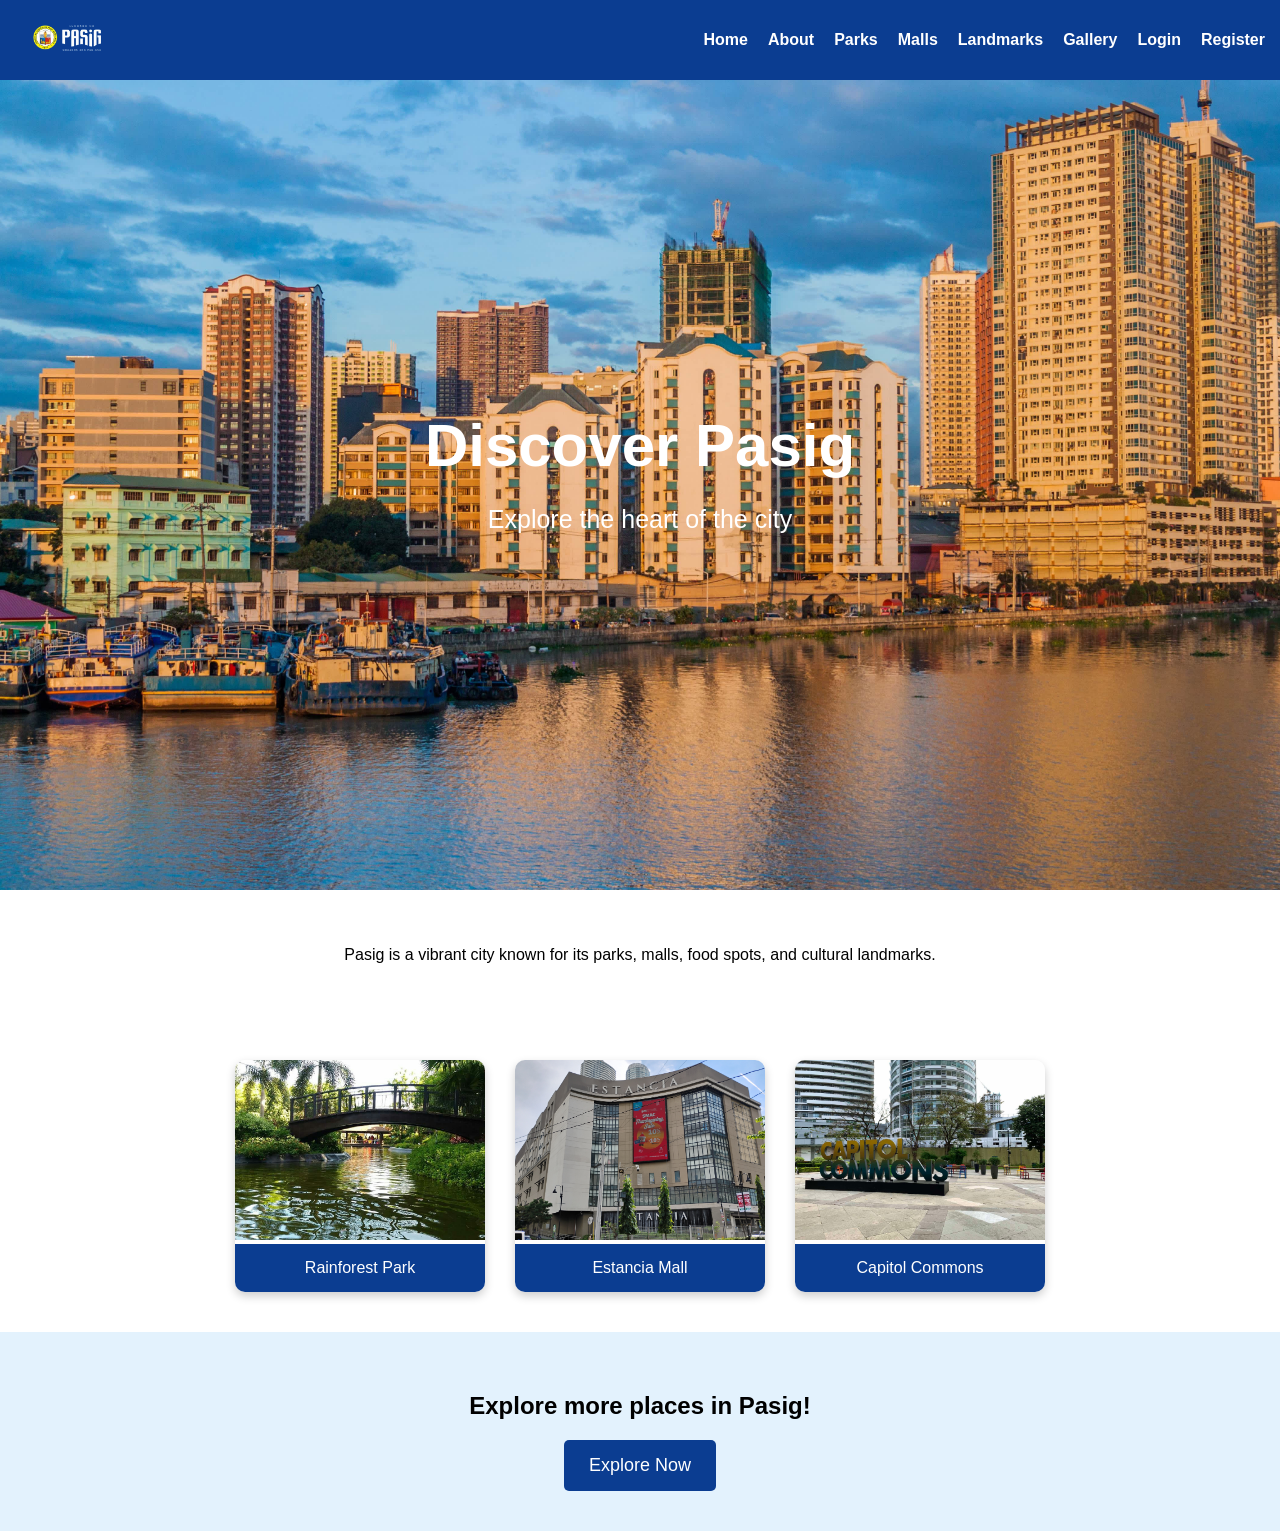
<file: index.html>
<!DOCTYPE html>
<html lang="en">
<head>
<meta charset="UTF-8">
<meta name="viewport" content="width=device-width, initial-scale=1.0">
<title>Discover Pasig</title>

<link rel="stylesheet" href="style.css">

</head>
<body>

<!-- NAVIGATION BAR -->
<div class="navbar">
    <div><b><img src="Pasig.png"></b></div>
    <ul>
        <li><a href="index.html">Home</a></li>
        <li><a href="about.html">About</a></li>
        <li><a href="parks.html">Parks</a></li>
        <li><a href="malls.html">Malls</a></li>
        <li><a href="landmarks.html">Landmarks</a></li>
        <li><a href="gallery.html">Gallery</a></li>
        <li><a href="login.html">Login</a></li>
        <li><a href="register.html">Register</a></li>
    </ul>
</div>

<!-- HERO SECTION -->
<div class="hero" style="background:url('pasiggg.jpg') center/cover no-repeat;">
    <div>
        <h1>Discover Pasig</h1>
        <p>Explore the heart of the city</p>
    </div>
</div>

<!-- INTRO -->
<div class="intro">
    <p>
        Pasig is a vibrant city known for its parks, malls, food spots, and cultural landmarks.
    </p>
</div>

<!-- FEATURED PLACES -->
<div class="grid">

    <div class="card">
        <img src="Rainforest.jpg">
        <a href="parks.html">Rainforest Park</a>
    </div>

    <div class="card">
        <img src="Estancia.jpg">
        <a href="malls.html">Estancia Mall</a>
    </div>

    <div class="card">
        <img src="gallery images/capitalCommons.jpg">
        <a href="landmarks.html">Capitol Commons</a>
    </div>

</div>

<!-- CALL TO ACTION -->
<div class="cta">
    <h2>Explore more places in Pasig!</h2>
    <button onclick="location.href='gallery.html'">Explore Now</button>
</div>


</body>
</html>
</file>
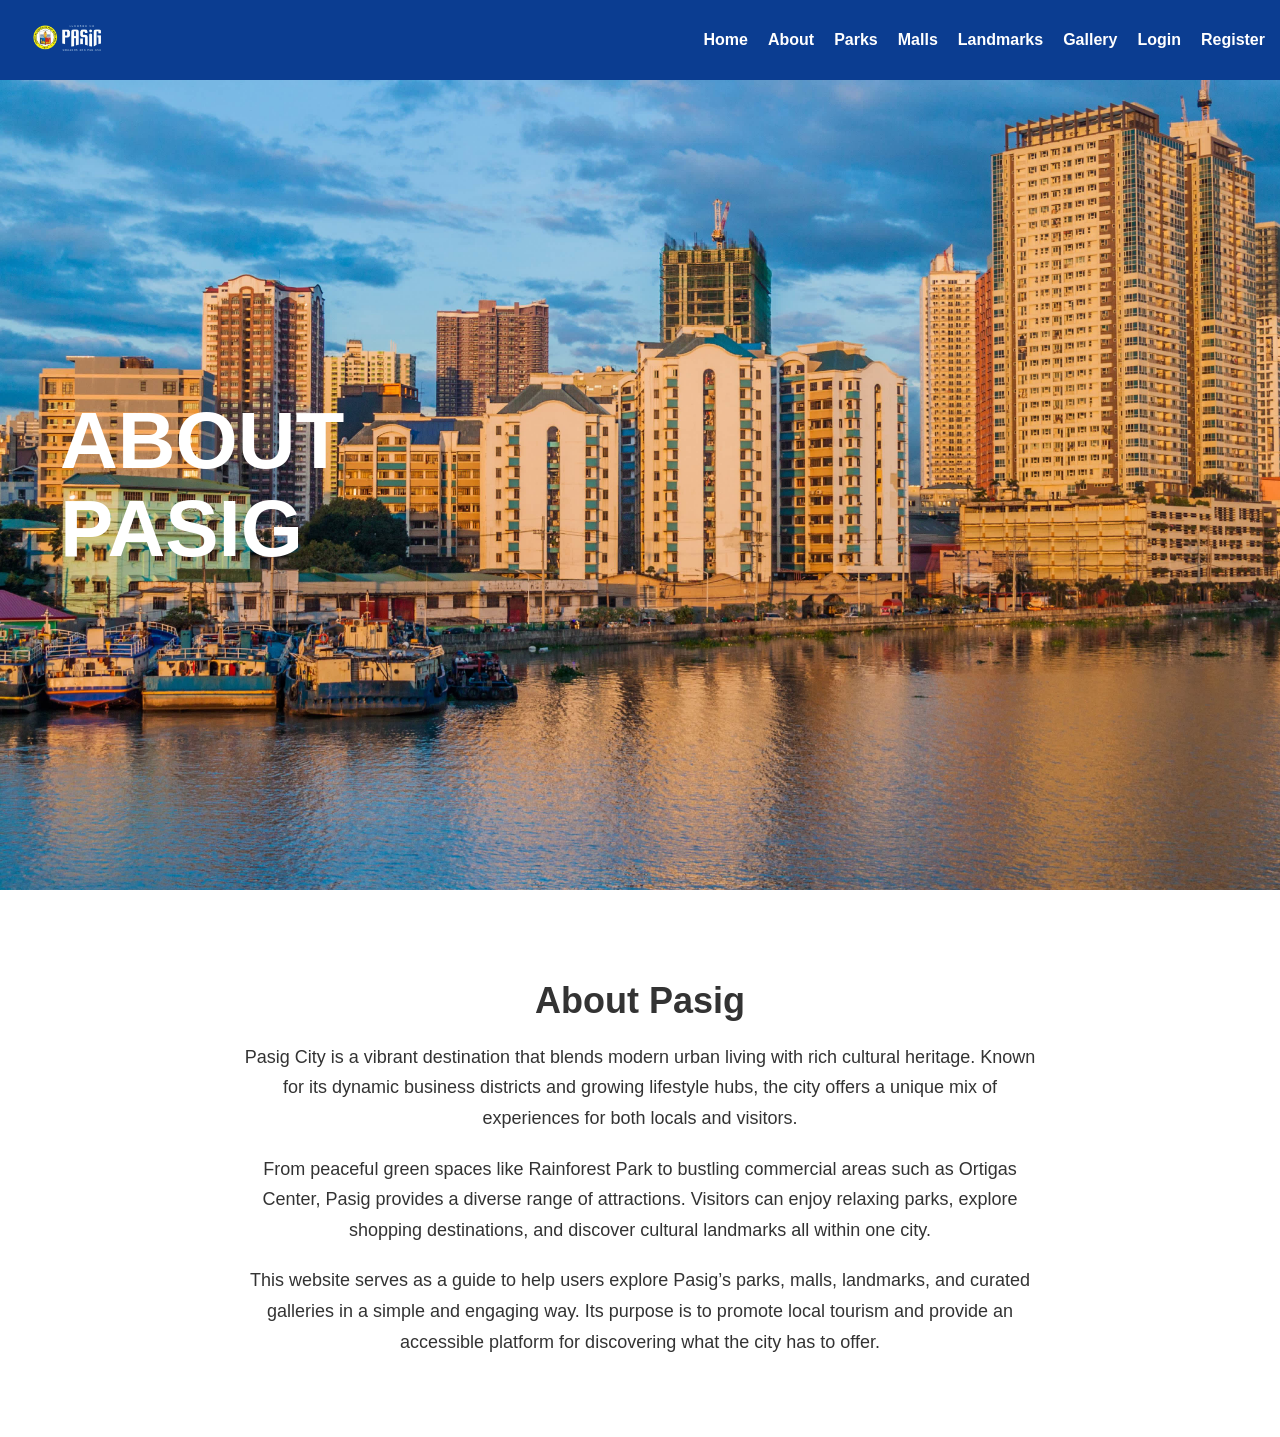
<file: about.html>
<!DOCTYPE html>
<html lang="en">
<head>
<meta charset="UTF-8">
<meta name="viewport" content="width=device-width, initial-scale=1.0">
<title>About Pasig</title>

<link rel="stylesheet" href="style.css">
<link rel="stylesheet" href="about.css">

</head>
<body>

<!-- NAVBAR (same as homepage) -->
<div class="navbar">
    <div><b><img src="Pasig.png"></b></div>
    <ul>
        <li><a href="index.html">Home</a></li>
        <li><a href="about.html">About</a></li>
        <li><a href="parks.html">Parks</a></li>
        <li><a href="malls.html">Malls</a></li>
        <li><a href="landmarks.html">Landmarks</a></li>
        <li><a href="gallery.html">Gallery</a></li>
        <li><a href="login.html">Login</a></li>
        <li><a href="register.html">Register</a></li>
    </ul>
</div>

<!-- HERO SECTION -->
<section class="about-hero">
    <div class="about-overlay"></div>
    <div class="about-text">
        <h1>ABOUT<br>PASIG</h1>
    </div>
</section>

<!-- DESCRIPTION -->
<section class="about-content">
    <h2>About Pasig</h2>
    <p>
        Pasig City is a vibrant destination that blends modern urban living with rich cultural heritage. Known for its dynamic business districts and growing lifestyle hubs, the city offers a unique mix of experiences for both locals and visitors.
    </p>

    <p>
        From peaceful green spaces like Rainforest Park to bustling commercial areas such as Ortigas Center, Pasig provides a diverse range of attractions. Visitors can enjoy relaxing parks, explore shopping destinations, and discover cultural landmarks all within one city.
    </p>

    <p>
        This website serves as a guide to help users explore Pasig’s parks, malls, landmarks, and curated galleries in a simple and engaging way. Its purpose is to promote local tourism and provide an accessible platform for discovering what the city has to offer.
    </p>
</section>

</body>
</html>
</file>
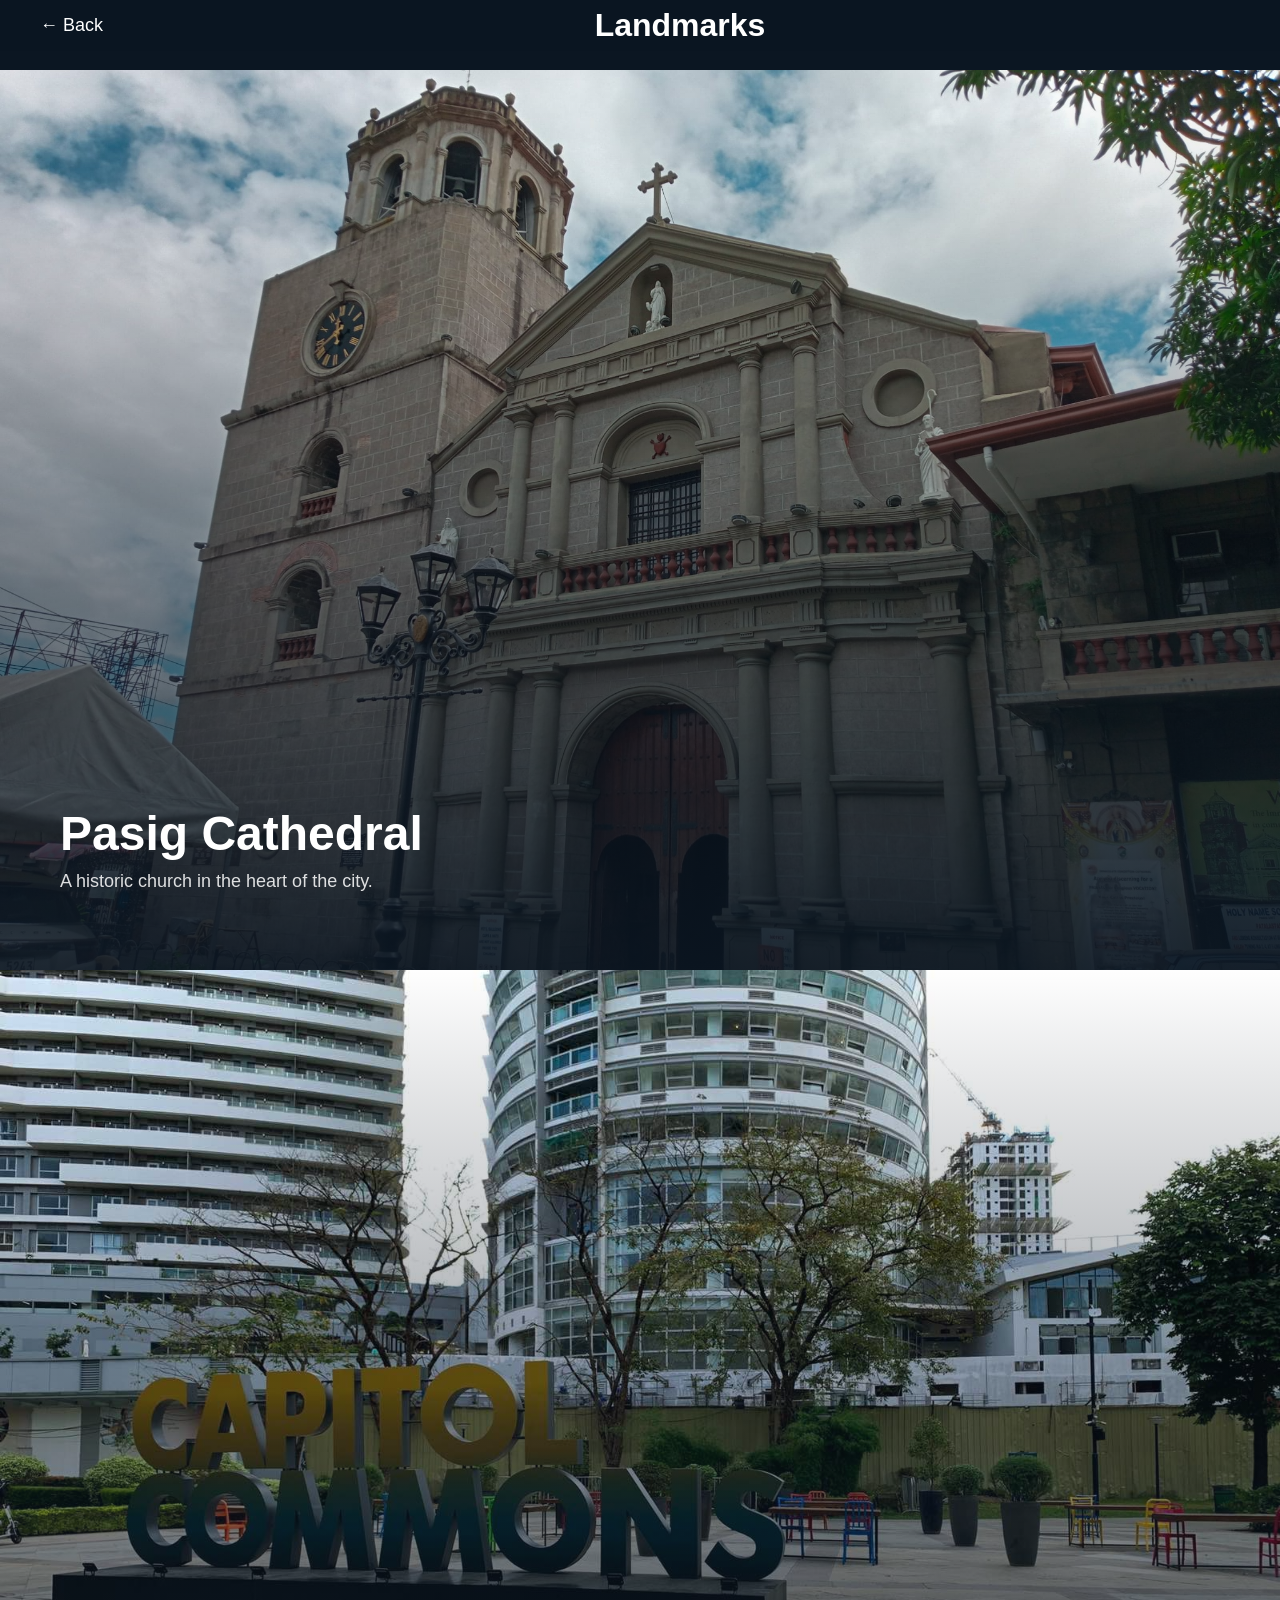
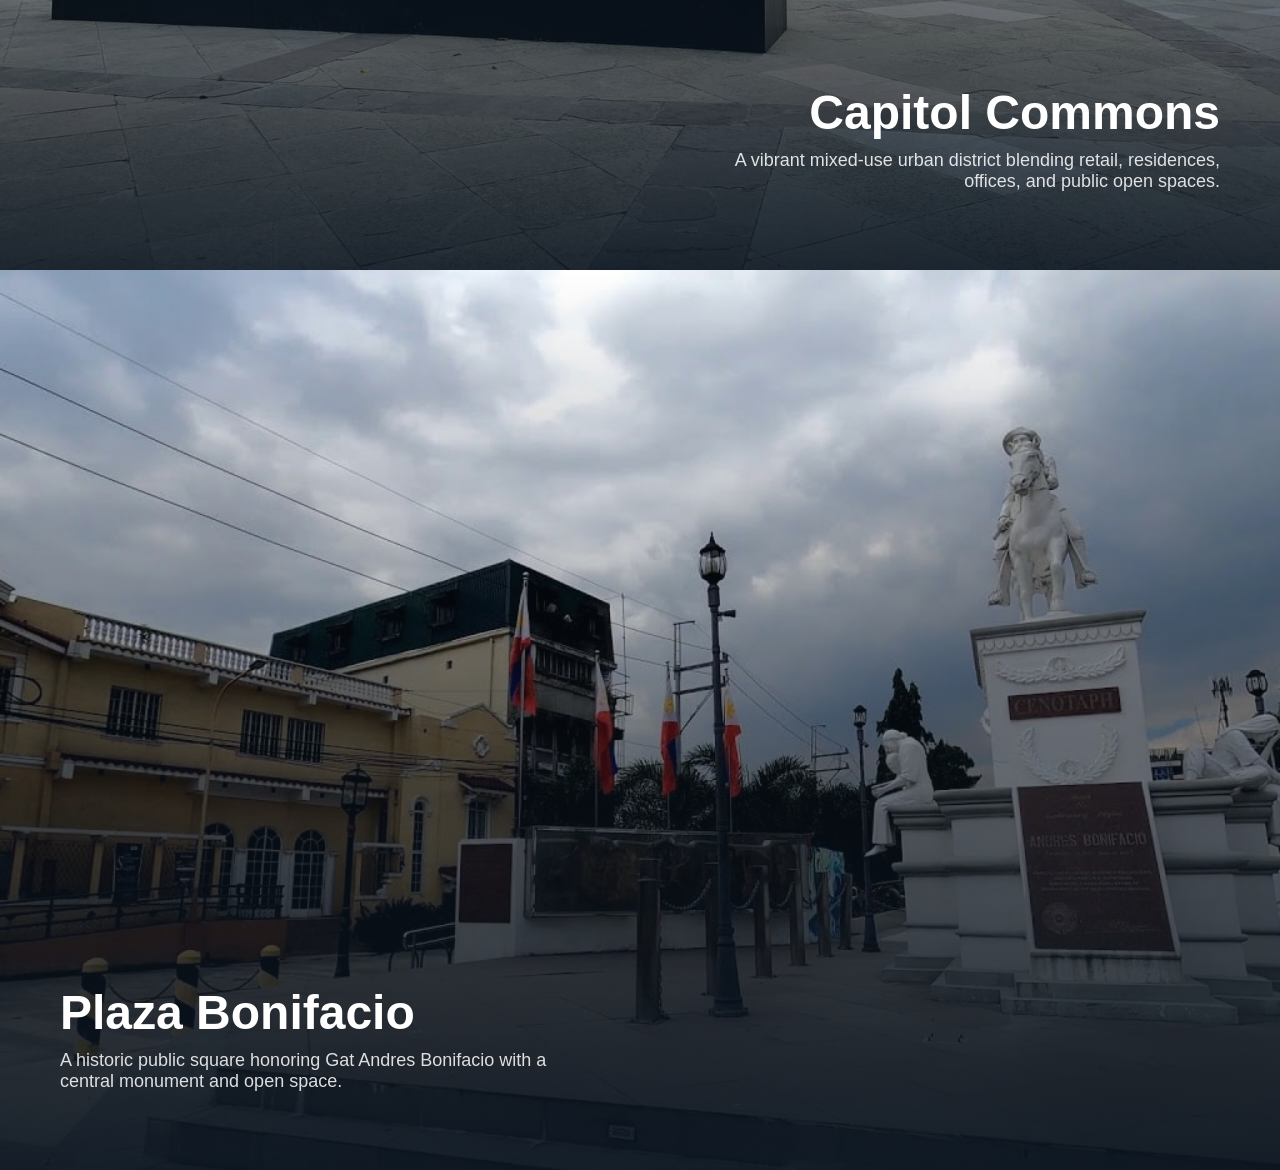
<file: gallery-landmarks.html>
<!DOCTYPE html>
<html lang="en">
<head>
<meta charset="UTF-8">
<meta name="viewport" content="width=device-width, initial-scale=1.0">
<title>Landmarks Gallery</title>
<link rel="stylesheet" href="gallery.css">
</head>

<body>

<!-- HEADER -->
<div class="pig-header">
    <a href="gallery.html" class="pig-back">← Back</a>
    <h1>Landmarks</h1>
</div>

<section class="pasig-immersive-gallery">

    <div class="pig-card">
        <img src="gallery images/pasigCathedral.jpg">
        <div class="pig-overlay"></div>
        <div class="pig-content">
            <h2>Pasig Cathedral</h2>
            <p>A historic church in the heart of the city.</p>
        </div>
    </div>

    <div class="pig-card">
        <img src="gallery images/capitalCommons.jpg">
        <div class="pig-overlay"></div>
        <div class="pig-content">
            <h2>Capitol Commons</h2>
            <p>A vibrant mixed-use urban district blending retail, residences, offices, and public open spaces.</p>
        </div>
    </div>

    <div class="pig-card">
        <img src="gallery images/plazaBonifacio.jpg">
        <div class="pig-overlay"></div>
        <div class="pig-content">
            <h2>Plaza Bonifacio</h2>
            <p>A historic public square honoring Gat Andres Bonifacio with a central monument and open space.</p>
        </div>
    </div>

</section>

<script src="gallery.js"></script>

</body>
</html>
</file>
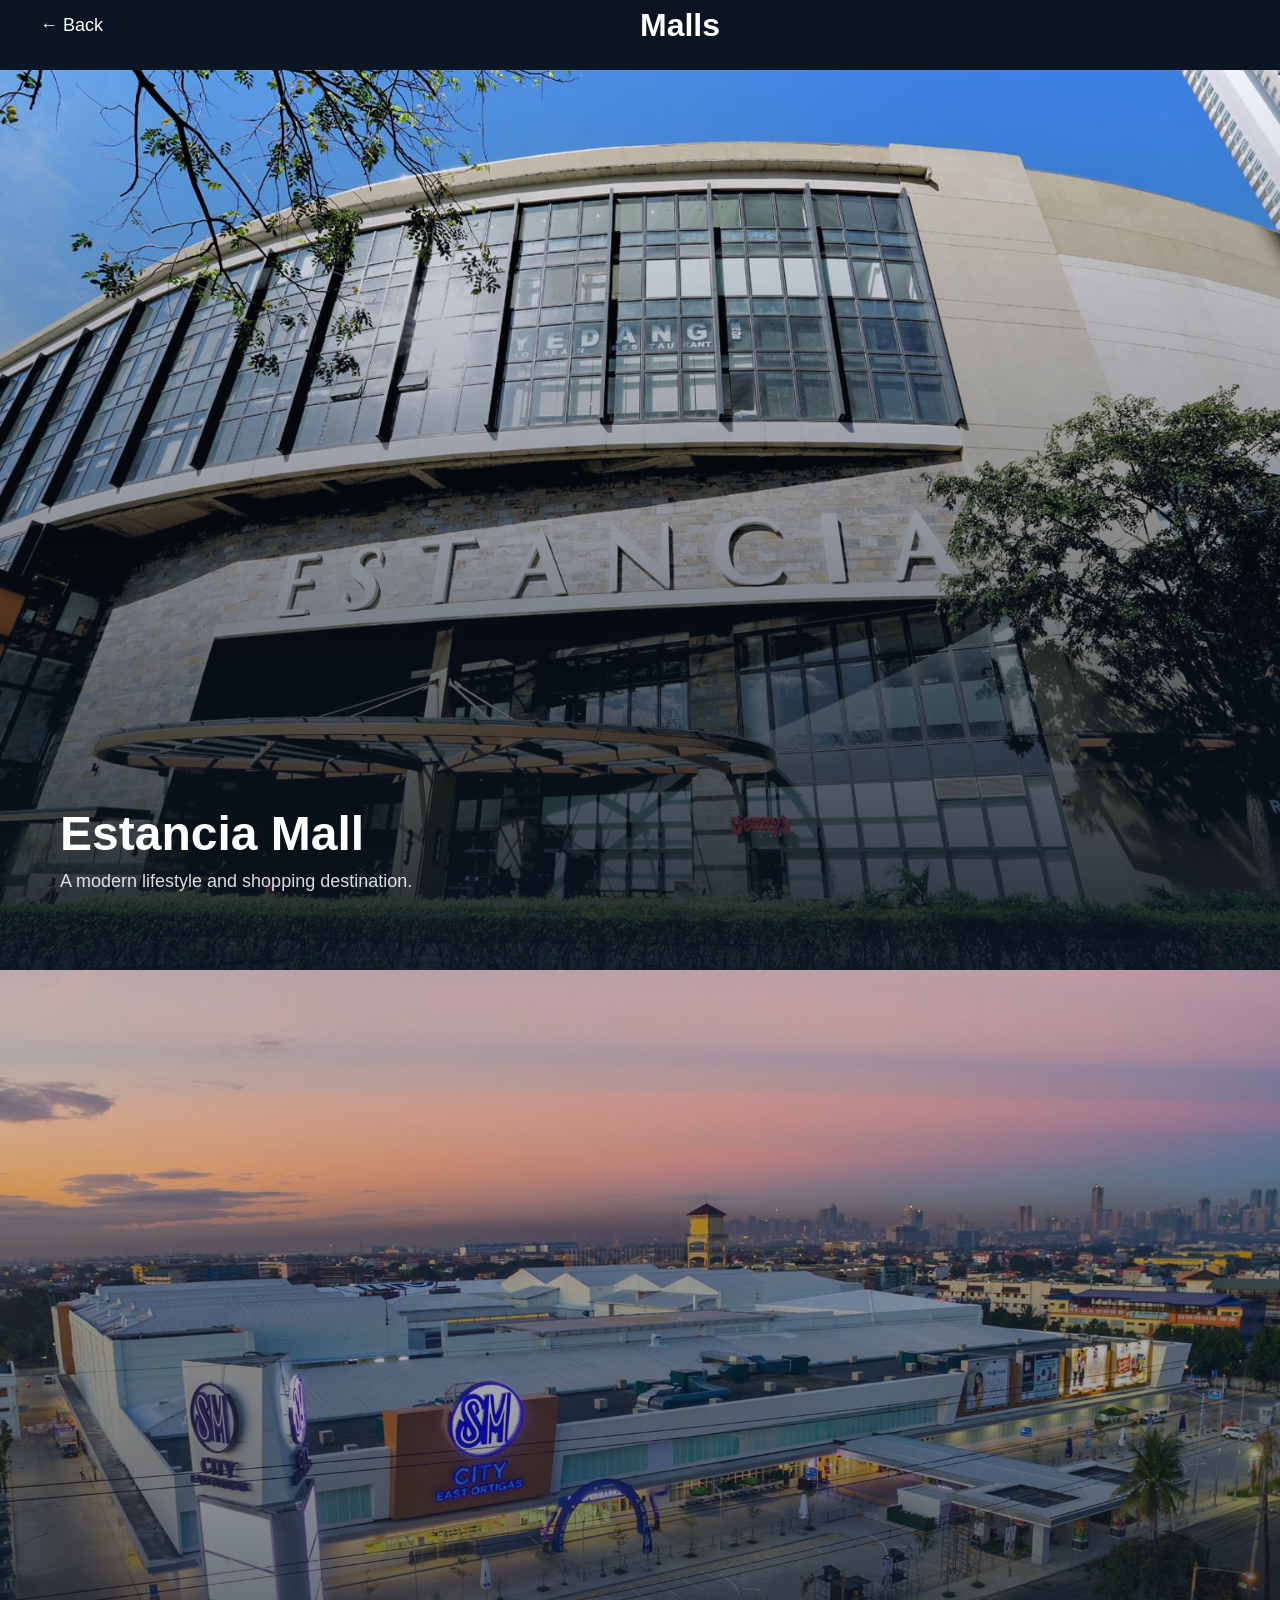
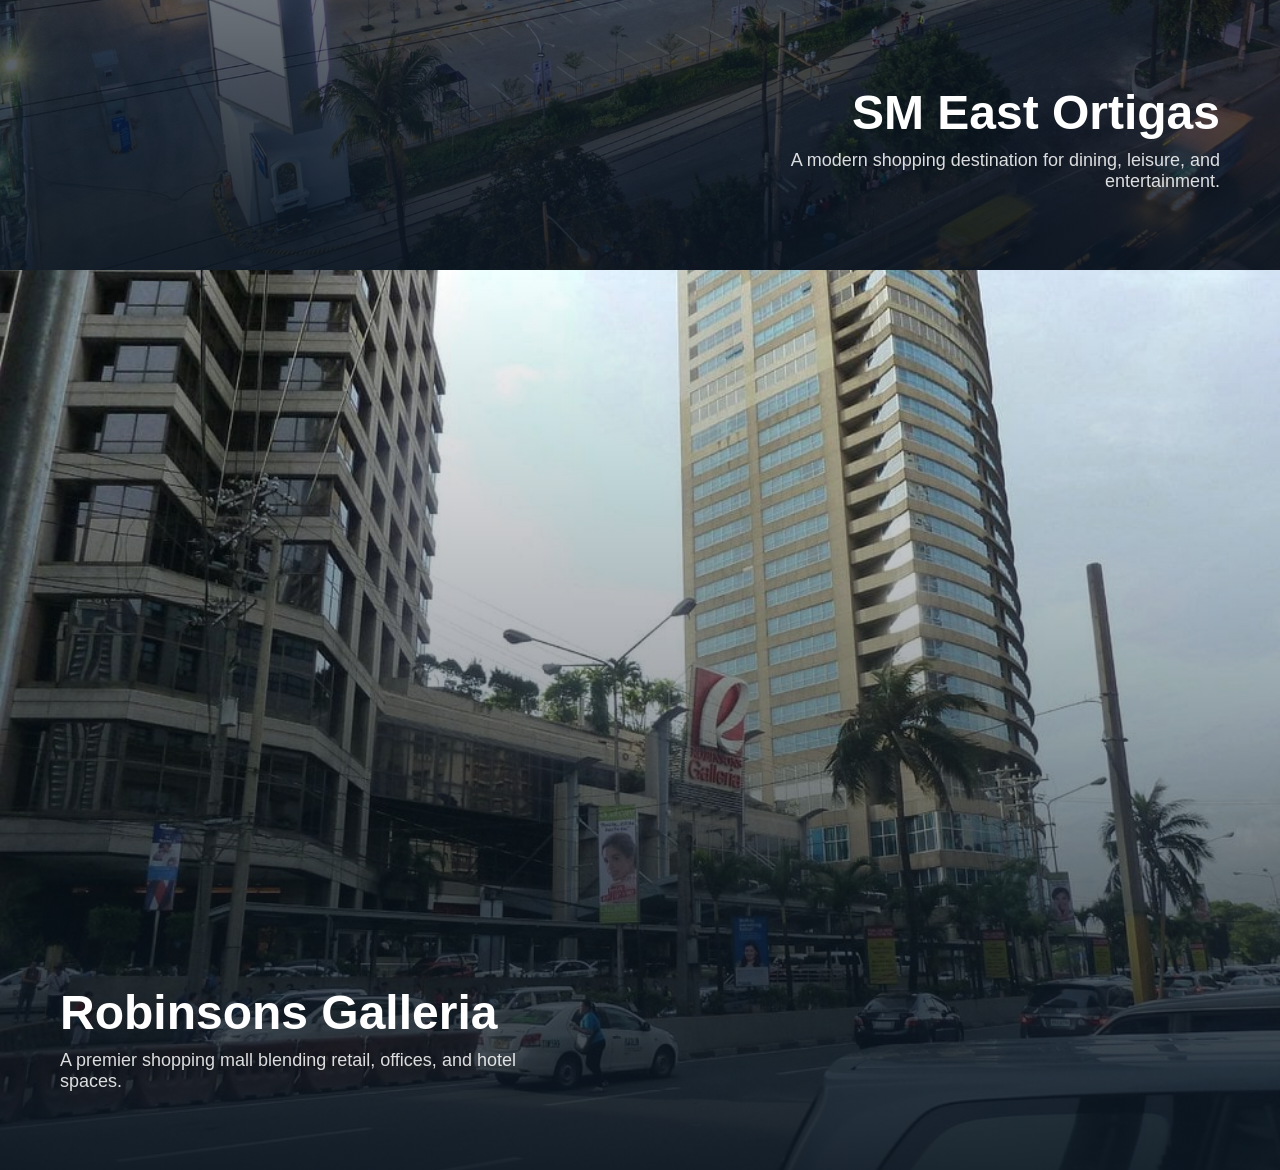
<file: gallery-malls.html>
<!DOCTYPE html>
<html lang="en">
<head>
<meta charset="UTF-8">
<meta name="viewport" content="width=device-width, initial-scale=1.0">
<title>Malls Gallery</title>
<link rel="stylesheet" href="gallery.css">
</head>

<body>

<!-- HEADER -->
<div class="pig-header">
    <a href="gallery.html" class="pig-back">← Back</a>
    <h1>Malls</h1>
</div>

<section class="pasig-immersive-gallery">

    <div class="pig-card">
        <img src="gallery images/estanciaMall.jpg">
        <div class="pig-overlay"></div>
        <div class="pig-content">
            <h2>Estancia Mall</h2>
            <p>A modern lifestyle and shopping destination.</p>
        </div>
    </div>

    <div class="pig-card">
        <img src="gallery images/smOrtigas.jpg">
        <div class="pig-overlay"></div>
        <div class="pig-content">
            <h2>SM East Ortigas</h2>
            <p>A modern shopping destination for dining, leisure, and entertainment.</p>
        </div>
    </div>

    <div class="pig-card">
        <img src="gallery images/galerriaMall.jpg">
        <div class="pig-overlay"></div>
        <div class="pig-content">
            <h2>Robinsons Galleria</h2>
            <p>A premier shopping mall blending retail, offices, and hotel spaces.</p>
        </div>
    </div>

</section>

<script src="gallery.js"></script>

</body>
</html>
</file>
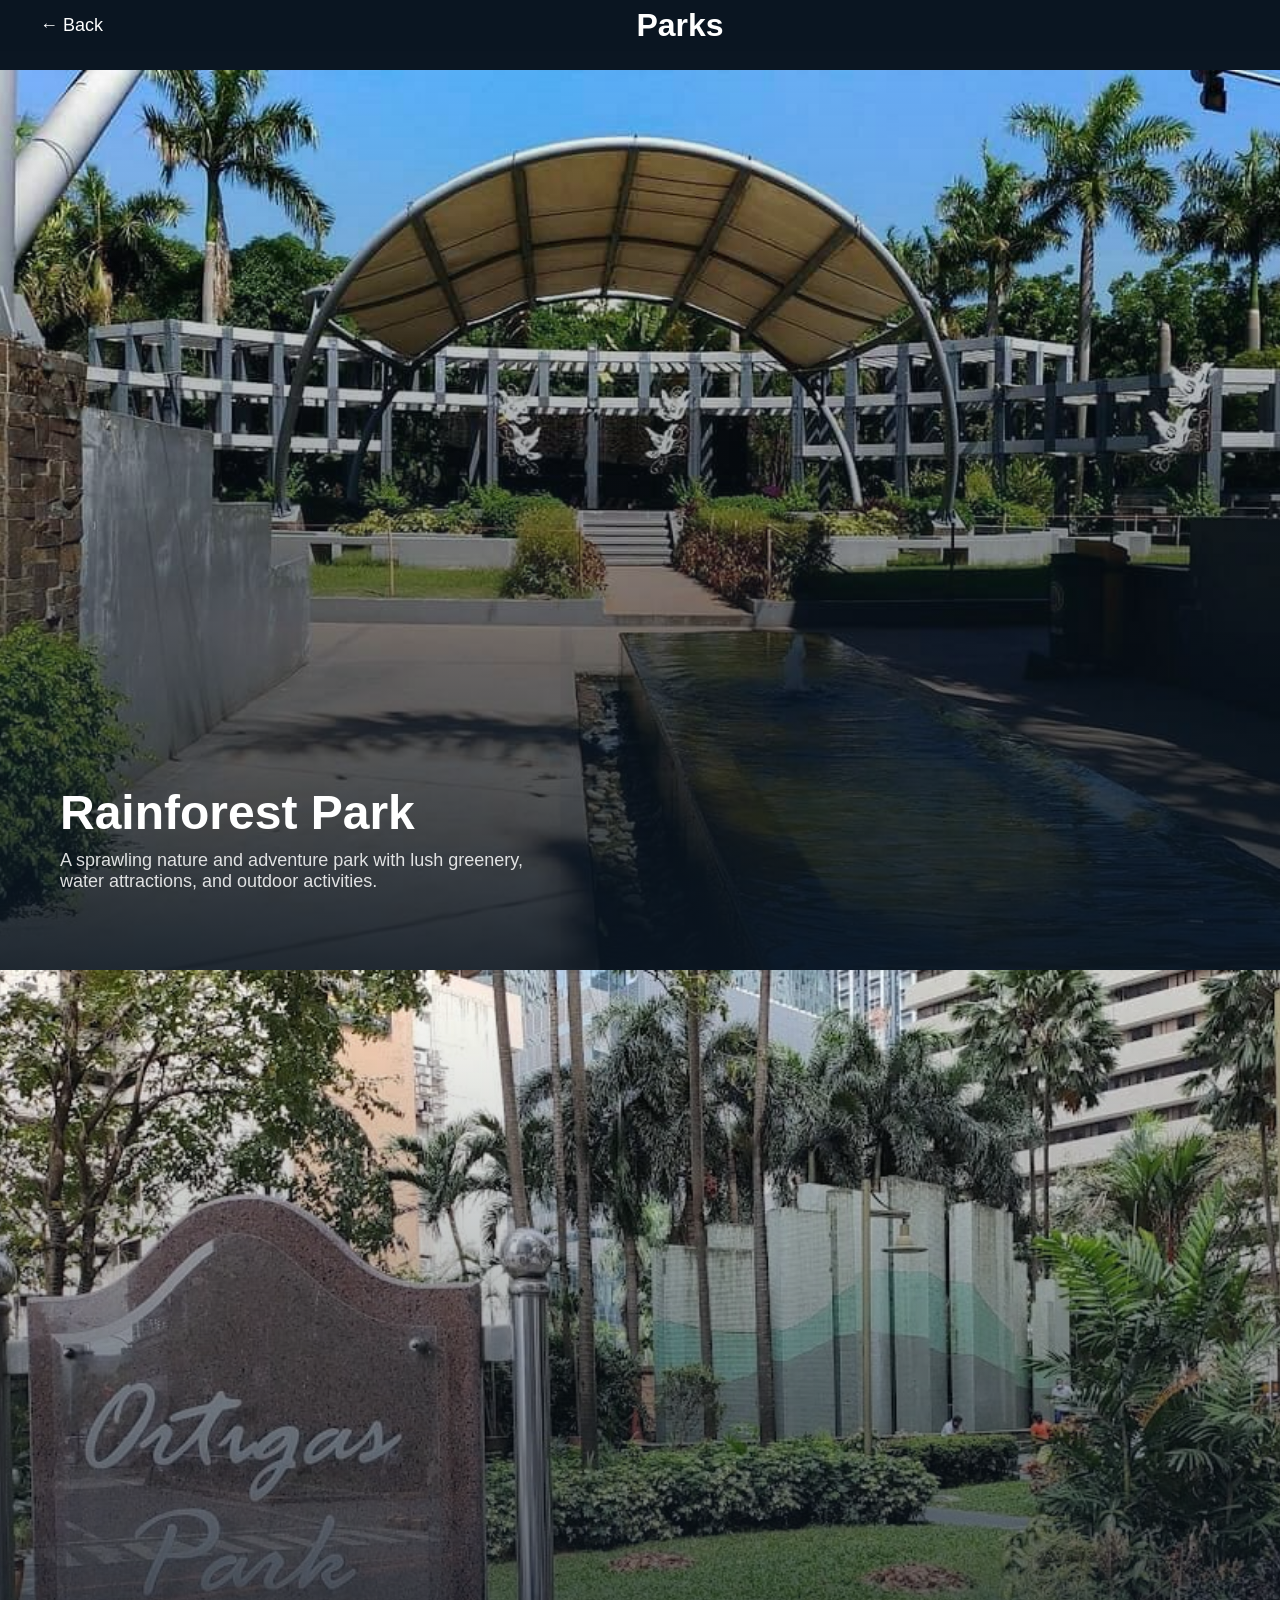
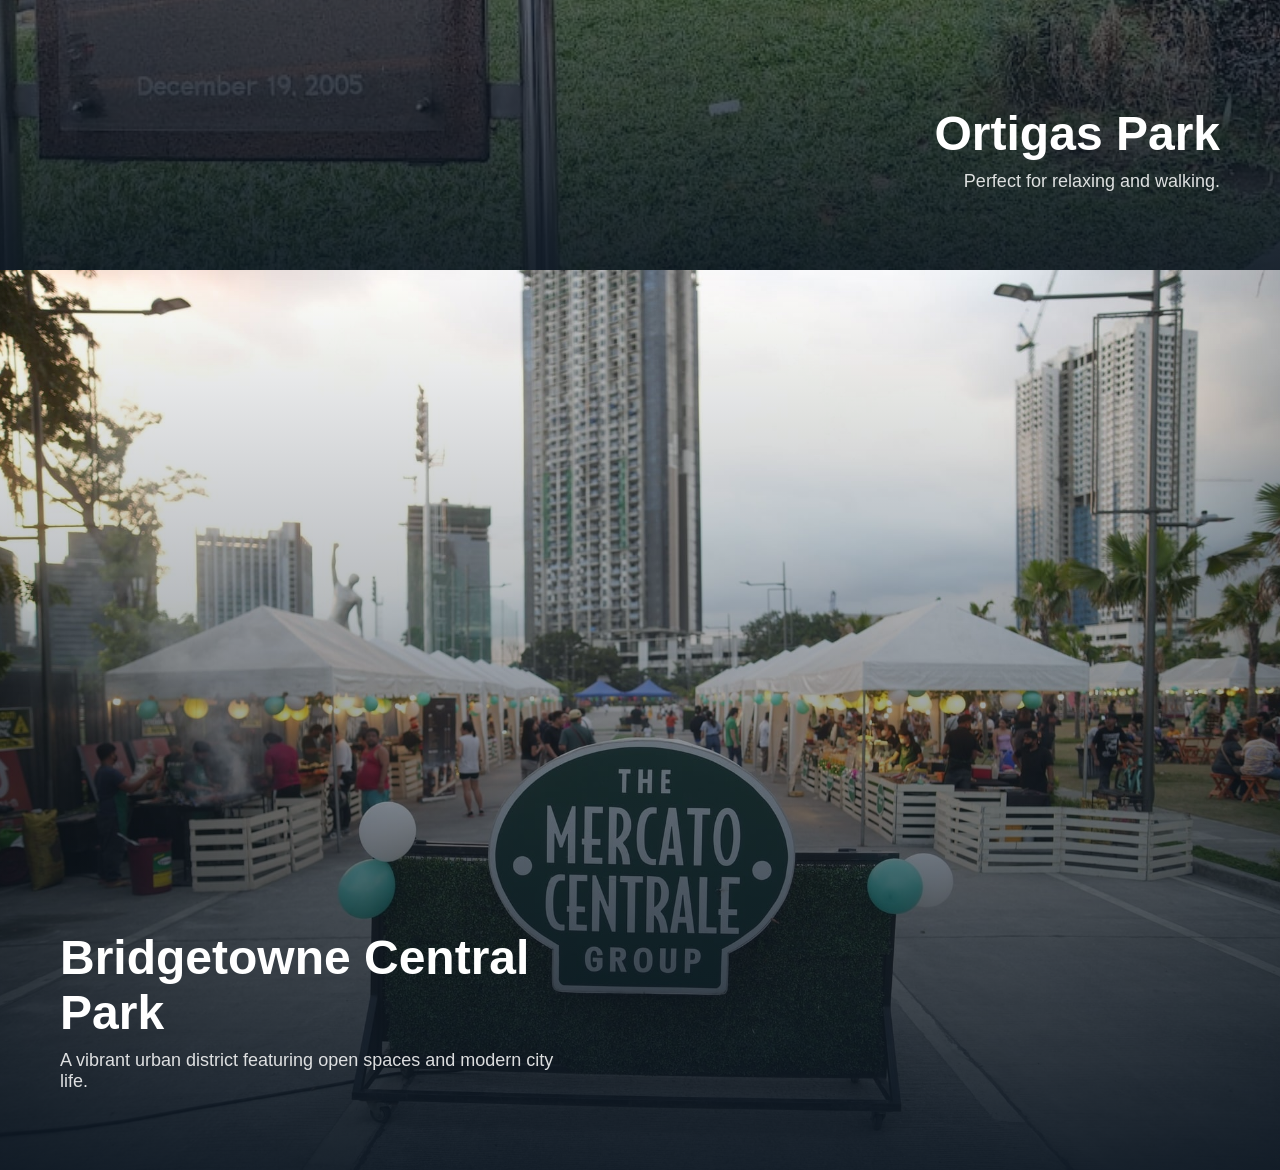
<file: gallery-parks.html>
<!DOCTYPE html>
<html lang="en">
<head>
<meta charset="UTF-8">
<meta name="viewport" content="width=device-width, initial-scale=1.0">
<title>Parks Gallery</title>
<link rel="stylesheet" href="gallery.css">
</head>

<body>

<!-- HEADER -->
<div class="pig-header">
    <a href="gallery.html" class="pig-back">← Back</a>
    <h1>Parks</h1>
</div>

<section class="pasig-immersive-gallery">

    <div class="pig-card">
        <img src="gallery images/rainforestPark.jpg">
        <div class="pig-overlay"></div>
        <div class="pig-content">
            <h2>Rainforest Park</h2>
            <p>A sprawling nature and adventure park with lush greenery, water attractions, and outdoor activities.</p>
        </div>
    </div>

    <div class="pig-card">
        <img src="gallery images/ortigasPark.jpg">
        <div class="pig-overlay"></div>
        <div class="pig-content">
            <h2>Ortigas Park</h2>
            <p>Perfect for relaxing and walking.</p>
        </div>
    </div>

    <div class="pig-card">
        <img src="gallery images/bridgetownePark.jpg">
        <div class="pig-overlay"></div>
        <div class="pig-content">
            <h2>Bridgetowne Central Park</h2>
            <p>A vibrant urban district featuring open spaces and modern city life.</p>
        </div>
    </div>

</section>

<script src="gallery.js"></script>

</body>
</html>
</file>
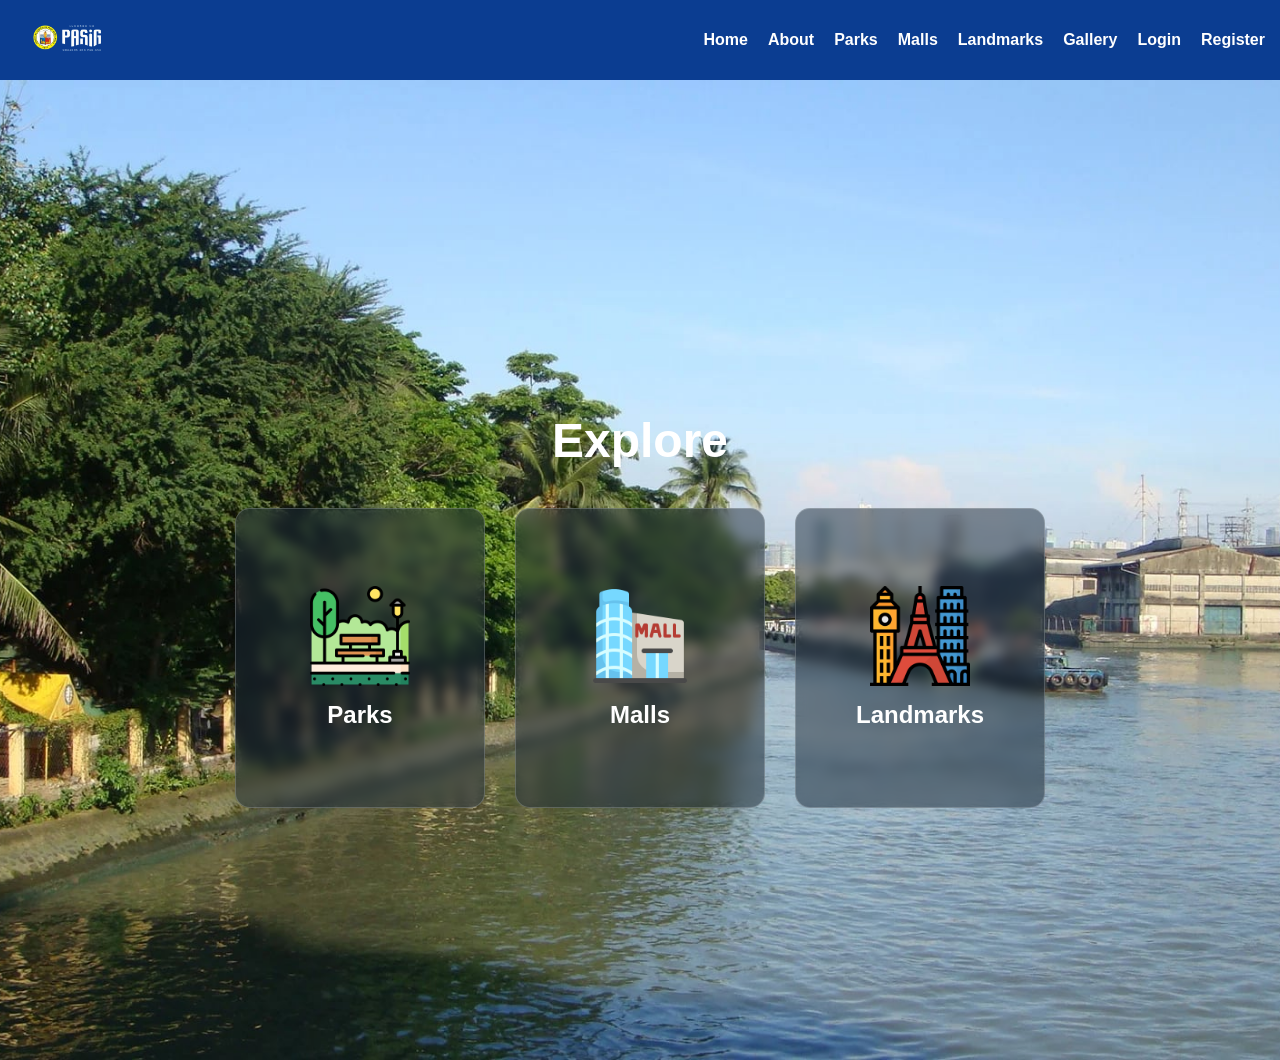
<file: gallery.html>
<!DOCTYPE html>
<html lang="en">
<head>
<meta charset="UTF-8">
<meta name="viewport" content="width=device-width, initial-scale=1.0">
<title>Gallery</title>
<link rel="stylesheet" href="style.css">
<link rel="stylesheet" href="gallery.css">
</head>

<body>
<!-- NAVIGATION BAR -->
<div class="navbar">
    <div><b><img src="Pasig.png"></b></div>
    <ul>
        <li><a href="index.html">Home</a></li>
        <li><a href="about.html">About</a></li>
        <li><a href="parks.html">Parks</a></li>
        <li><a href="malls.html">Malls</a></li>
        <li><a href="landmarks.html">Landmarks</a></li>
        <li><a href="gallery.html">Gallery</a></li>
        <li><a href="login.html">Login</a></li>
        <li><a href="register.html">Register</a></li>
    </ul>
</div>

<div class="gallery-page">
    <h1 class="gallery-title">Explore</h1>

    <div class="gallery-cards">
        <a href="gallery-parks.html" class="gallery-card">
            <img src="gallery images/parks.png" class="gallery-icon">
            <span>Parks</span>
        </a>

        <a href="gallery-malls.html" class="gallery-card">
            <img src="gallery images/malls.png" class="gallery-icon">
            <span>Malls</span>
        </a>

        <a href="gallery-landmarks.html" class="gallery-card">
            <img src="gallery images/landmark.png" class="gallery-icon">
            <span>Landmarks</span>
        </a>
    </div>
</div>

</body>
</html>
</file>
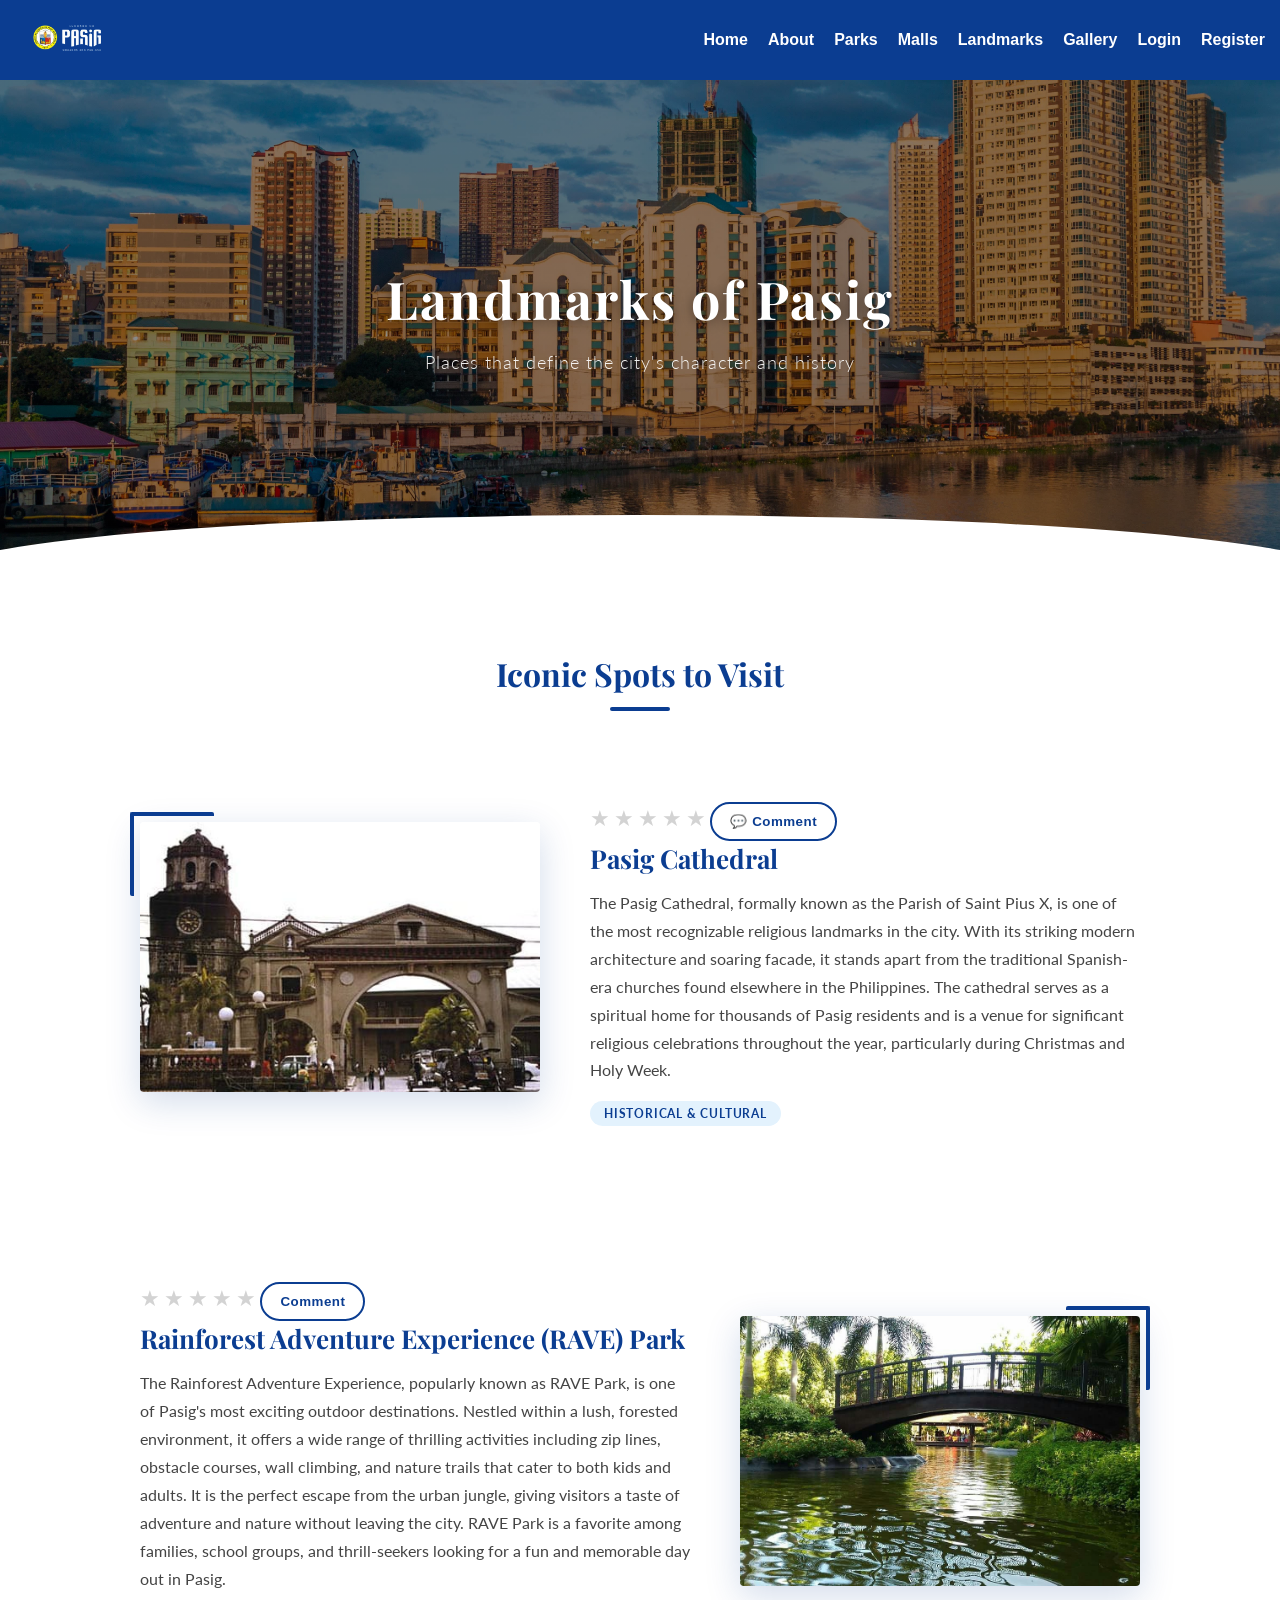
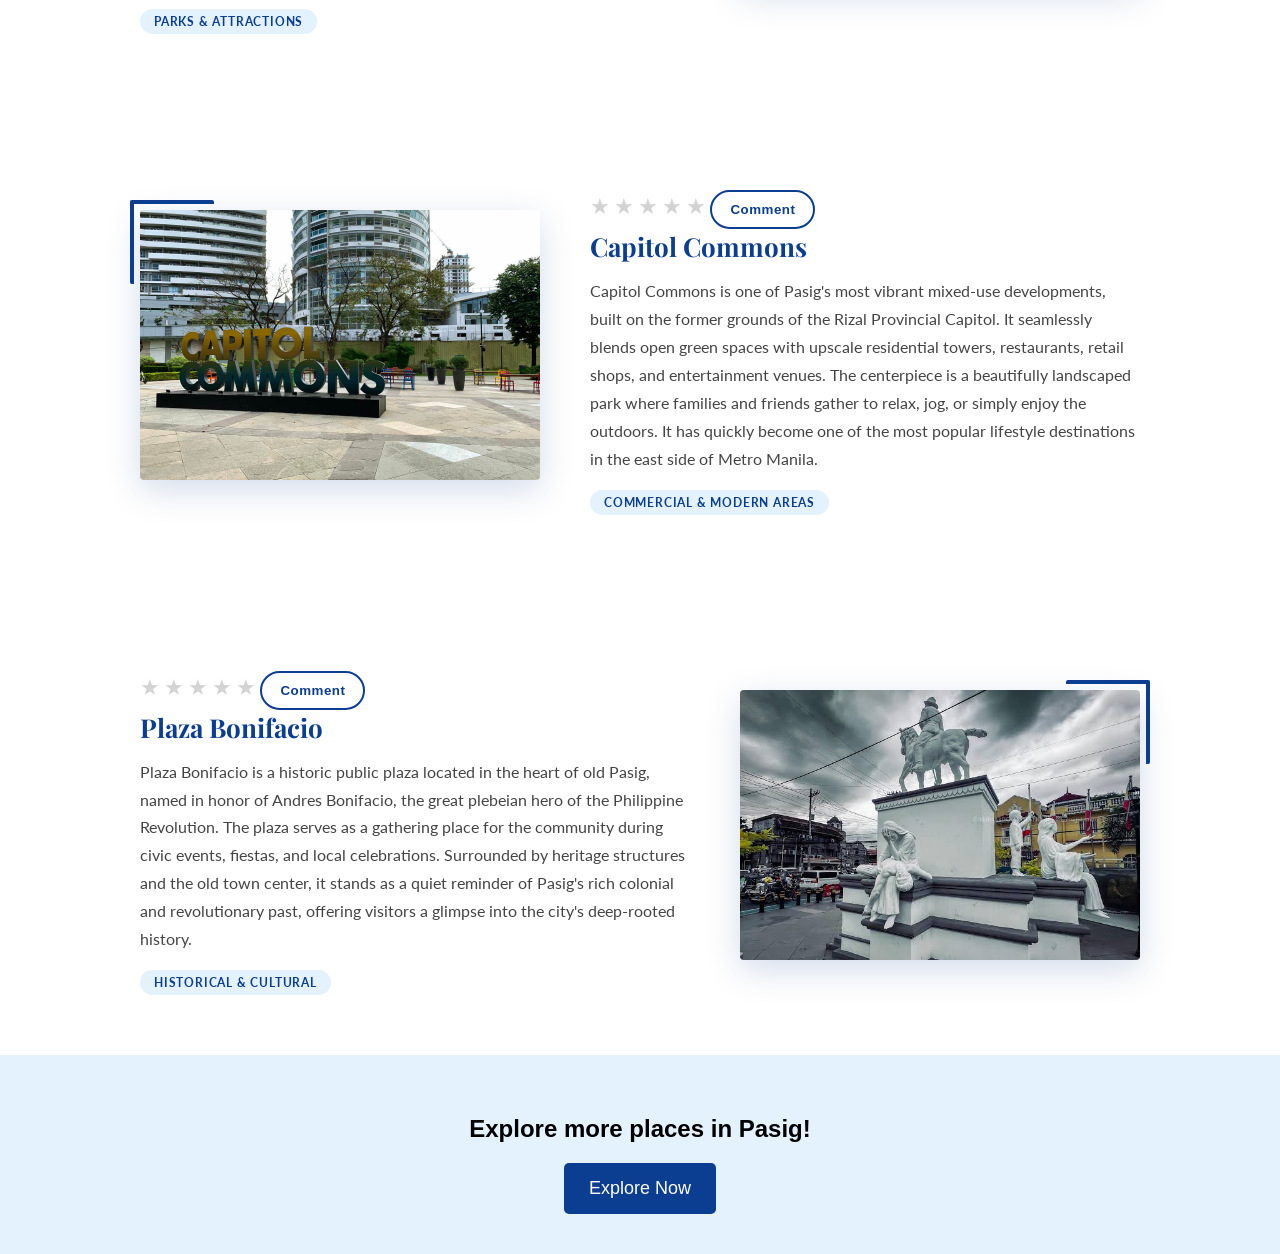
<file: landmarks.html>
<!DOCTYPE html>
<html lang="en">
<head>
<meta charset="UTF-8">
<meta name="viewport" content="width=device-width, initial-scale=1.0">
<title>Landmarks – Discover Pasig</title>

<link rel="stylesheet" href="style.css">
<link href="https://fonts.googleapis.com/css2?family=Playfair+Display:wght@700&family=Lato:wght@300;400;700&display=swap" rel="stylesheet">



<!-- NAVIGATION BAR -->
<div class="navbar">
    <div><b><img src="Pasig.png"></b></div>
    <ul>
        <li><a href="index.html">Home</a></li>
        <li><a href="about.html">About</a></li>
        <li><a href="parks.html">Parks</a></li>
        <li><a href="malls.html">Malls</a></li>
        <li><a href="landmarks.html">Landmarks</a></li>
        <li><a href="gallery.html">Gallery</a></li>
        <li><a href="login.html">Login</a></li>
        <li><a href="register.html">Register</a></li>
    </ul>
</div>

<div class="landmarks-hero">
    <div>
        <h1>Landmarks of Pasig</h1>
        <p>Places that define the city's character and history</p>
    </div>
</div>

<h2 class="section-title">Iconic Spots to Visit</h2>

<div class="landmarks-list">

    <div class="landmark-entry">
       <div class="landmark-img-wrap">
    <img src="pasigcathedral.jfif" alt="Pasig Cathedral">

</div>
        <div class="landmark-info">
            <div class="star-rating">
            <span data-value="5">★</span>
            <span data-value="4">★</span>
            <span data-value="3">★</span>
            <span data-value="2">★</span>
            <span data-value="1">★</span>
            </div>
            <button class="comment-btn">💬 Comment</button>
            <h2>Pasig Cathedral</h2>
            <p>
                The Pasig Cathedral, formally known as the Parish of Saint Pius X, is one of the most recognizable religious landmarks in the city. With its striking modern architecture and soaring facade, it stands apart from the traditional Spanish-era churches found elsewhere in the Philippines. The cathedral serves as a spiritual home for thousands of Pasig residents and is a venue for significant religious celebrations throughout the year, particularly during Christmas and Holy Week.
            </p>
            <span class="landmark-tag">Historical & Cultural</span>
        </div>
    </div>

    <hr class="landmark-divider">

    <div class="landmark-entry reverse">
        
        <div class="landmark-img-wrap">
            <img src="Rainforest.jpg" alt="Rainforest">
        </div>
        <div class="landmark-info">
            <div class="star-rating">
            <span data-value="5">★</span>
            <span data-value="4">★</span>
            <span data-value="3">★</span>
            <span data-value="2">★</span>
            <span data-value="1">★</span>
            </div>
            <button class="comment-btn">Comment</button>
            <h2>Rainforest Adventure Experience (RAVE) Park</h2>
            <p>
                The Rainforest Adventure Experience, popularly known as RAVE Park, is one of Pasig's most exciting outdoor destinations. Nestled within a lush, forested environment, it offers a wide range of thrilling activities including zip lines, obstacle courses, wall climbing, and nature trails that cater to both kids and adults. It is the perfect escape from the urban jungle, giving visitors a taste of adventure and nature without leaving the city. RAVE Park is a favorite among families, school groups, and thrill-seekers looking for a fun and memorable day out in Pasig.
            </p>
            <span class="landmark-tag">Parks & Attractions</span>
        </div>
    </div>

    <hr class="landmark-divider">

    <div class="landmark-entry">
        <div class="landmark-img-wrap">
            <img src="capitolcommos.jfif" alt="Capitol Commons">
        </div>
        <div class="landmark-info">
            <div class="star-rating">
            <span data-value="5">★</span>
            <span data-value="4">★</span>
            <span data-value="3">★</span>
            <span data-value="2">★</span>
            <span data-value="1">★</span>
            </div>
            <button class="comment-btn">Comment</button>
            <h2>Capitol Commons</h2>
            <p>
                Capitol Commons is one of Pasig's most vibrant mixed-use developments, built on the former grounds of the Rizal Provincial Capitol. It seamlessly blends open green spaces with upscale residential towers, restaurants, retail shops, and entertainment venues. The centerpiece is a beautifully landscaped park where families and friends gather to relax, jog, or simply enjoy the outdoors. It has quickly become one of the most popular lifestyle destinations in the east side of Metro Manila.
            </p>
            <span class="landmark-tag">Commercial & Modern Areas</span>
        </div>
    </div>

    <hr class="landmark-divider">

    <div class="landmark-entry reverse">
        <div class="landmark-img-wrap">
            <img src="bonifacio.jfif" alt="Plaza Bonifacio">
        </div>
        
        <div class="landmark-info">
            <div class="star-rating">
            <span data-value="5">★</span>
            <span data-value="4">★</span>
            <span data-value="3">★</span>
            <span data-value="2">★</span>
            <span data-value="1">★</span>
            </div>
            <button class="comment-btn">Comment</button>
            <h2>Plaza Bonifacio</h2>
            <p>
                Plaza Bonifacio is a historic public plaza located in the heart of old Pasig, named in honor of Andres Bonifacio, the great plebeian hero of the Philippine Revolution. The plaza serves as a gathering place for the community during civic events, fiestas, and local celebrations. Surrounded by heritage structures and the old town center, it stands as a quiet reminder of Pasig's rich colonial and revolutionary past, offering visitors a glimpse into the city's deep-rooted history.
            </p>
            <span class="landmark-tag">Historical & Cultural</span>
        </div>
    </div>

</div>

<div class="cta">
    <h2>Explore more places in Pasig!</h2>
    <button onclick="location.href='gallery.html'">Explore Now</button>
</div>

</body>
</html>
</file>
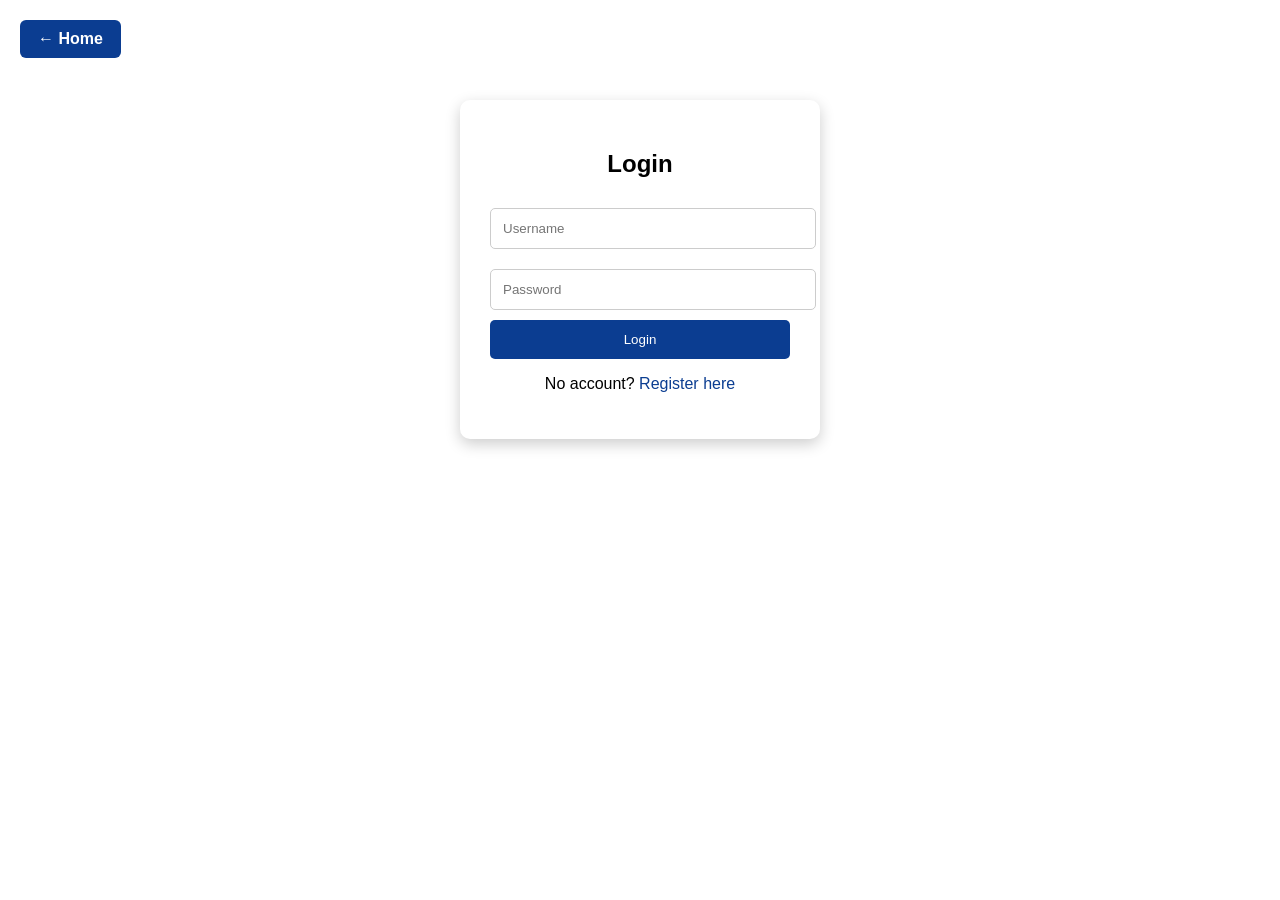
<file: login.html>
<!DOCTYPE html>
<html lang="en">
<head>
<meta charset="UTF-8">
<meta name="viewport" content="width=device-width, initial-scale=1.0">
<title>Login</title>
<link rel="stylesheet" href="style.css">
</head>
<body>

<a href="index.html" class="home-btn">← Home</a>

<div class="form-container">

    <h2>Login</h2>

    <form>
        <input type="text" placeholder="Username" required>
        <input type="password" placeholder="Password" required>

        <button type="submit">Login</button>

        <p>No account? <a href="register.html">Register here</a></p>
    </form>

</div>

</body>
</html>
</file>
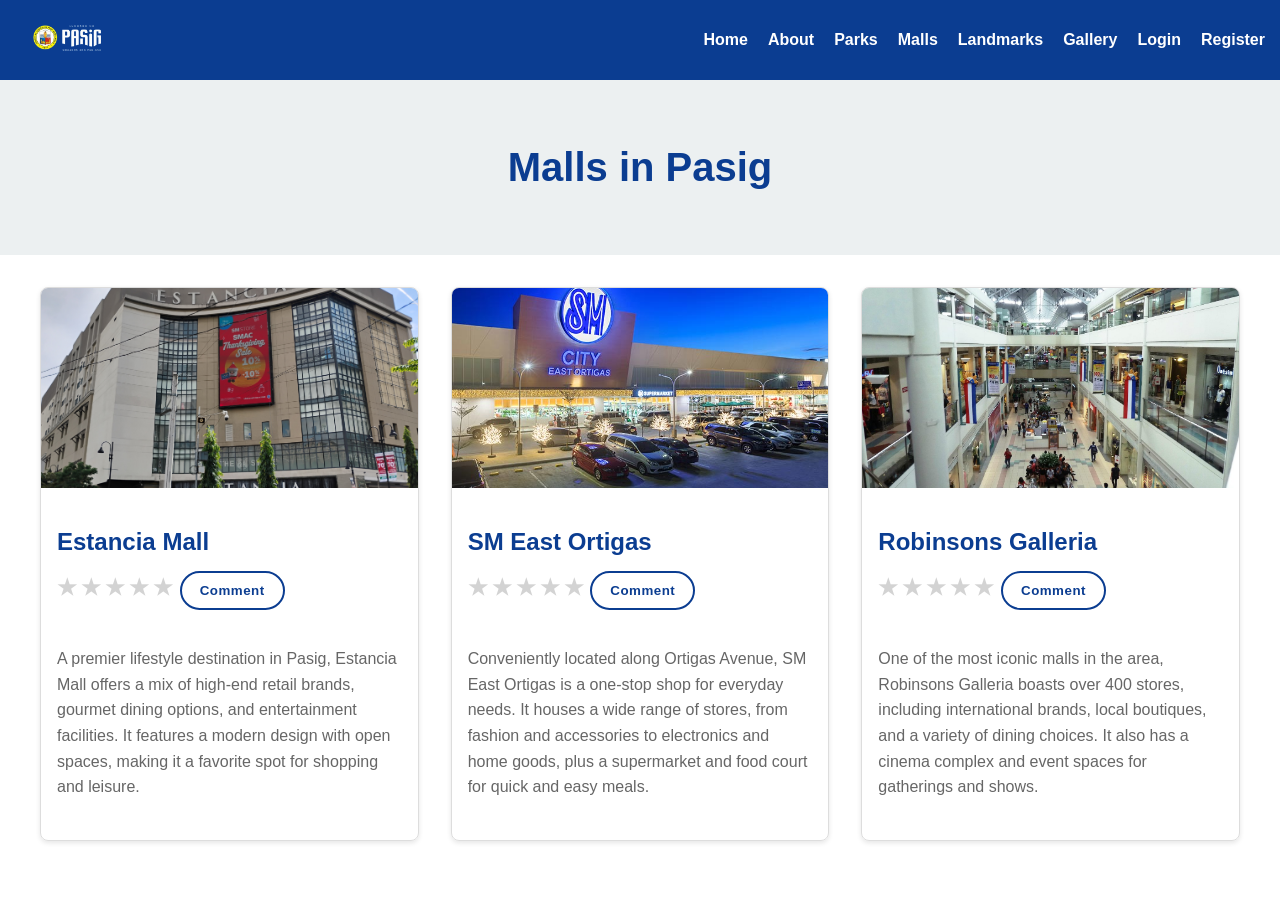
<file: malls.html>
<!DOCTYPE html>
 <html lang="en">
 <head>
     <meta charset="UTF-8">
     <meta name="viewport" content="width=device-width, initial-scale=1.0">
     <title>Malls in Pasig - Pasig Tourism</title>
     <link rel="stylesheet" href="style.css">
     <style>
         
         .page-title {
             text-align: center;
             padding: 2rem 1rem;
             background-color: #ecf0f1;
         }
         .page-title h1 {
             color: #0b3d91;
             font-size: 2.5rem;
         }
         .malls-container {
             max-width: 1200px;
             margin: 2rem auto;
             padding: 0 1rem;
             display: grid;
             grid-template-columns: repeat(auto-fit, minmax(300px, 1fr));
             gap: 2rem;
         }
         .mall-card {
             border: 1px solid #ddd;
             border-radius: 8px;
             overflow: hidden;
             box-shadow: 0 2px 5px rgba(0,0,0,0.1);
         }
         .mall-card img {
             width: 100%;
             height: 200px;
             object-fit: cover;
         }
         .mall-card h2 {
             padding: 1rem;
             color: #0b3d91;
             font-size: 1.5rem;
         }
         .mall-card p {
             padding: 0 1rem 1.5rem;
             color: #666;
             line-height: 1.6;
         }
         .comment-section {
             max-width: 800px;
             margin: 3rem auto;
             padding: 0 1rem;
         }
         .comment-section h2 {
             color: #0b3d91;
             margin-bottom: 1rem;
         }
         .comment-form textarea {
             width: 100%;
             padding: 1rem;
             border: 1px solid #ddd;
             border-radius: 4px;
             min-height: 120px;
             margin-bottom: 1rem;
             resize: vertical;
         }
         .comment-form button {
             background-color: #3498db;
             color: white;
             border: none;
             padding: 0.75rem 1.5rem;
             border-radius: 4px;
             cursor: pointer;
             font-size: 1rem;
         }
         .comment-form button:hover {
             background-color: #2980b9;
         }
         
     </style>
 </head>
 <body>
     <!-- NAVIGATION BAR -->
<div class="navbar">
    <div>
        <img src="Pasig.png">
    </div>

    <ul>
        <li><a href="index.html">Home</a></li>
        <li><a href="about.html">About</a></li>
        <li><a href="parks.html">Parks</a></li>
        <li><a href="malls.html">Malls</a></li>
        <li><a href="landmarks.html">Landmarks</a></li>
        <li><a href="gallery.html">Gallery</a></li>
        <li><a href="login.html">Login</a></li>
        <li><a href="register.html">Register</a></li>
    </ul>
</div>

     <!-- Page Title -->
     <section class="page-title">
         <h1>Malls in Pasig</h1>
     </section>
     <!-- Malls Content -->
     <section class="malls-container">
         <!-- Estancia Mall -->
         <div class="mall-card">
             <img src="Estancia.jpg" alt="Estancia Mall">
             <h2>Estancia Mall <div class="rating-box">
            <div class="star-rating">
                <span>★</span>
                <span>★</span>
                <span>★</span>
                <span>★</span>
                <span>★</span>
            </div>

            <button class="comment-btn">Comment</button>
        </div></h2>
             <p>A premier lifestyle destination in Pasig, Estancia Mall offers a mix of high-end retail brands, gourmet dining options, and entertainment facilities. It features a modern design with open spaces, making it a favorite spot for shopping and leisure.</p>
         </div>
            
         <!-- SM East Ortigas -->
         <div class="mall-card">
             <img src="smortigas.jpg" alt="SM East Ortigas">
             <h2>SM East Ortigas <div class="rating-box">
            <div class="star-rating">
                <span>★</span>
                <span>★</span>
                <span>★</span>
                <span>★</span>
                <span>★</span>
            </div>

            <button class="comment-btn">Comment</button>
        </div></h2>
             <p>Conveniently located along Ortigas Avenue, SM East Ortigas is a one-stop shop for everyday needs. It houses a wide range of stores, from fashion and accessories to electronics and home goods, plus a supermarket and food court for quick and easy meals.</p>
         </div>
         <!-- Robinsons Galleria -->
         <div class="mall-card">
             <img src="robinsonG.jpg" alt="Robinsons Galleria">
             <h2>Robinsons Galleria <div class="rating-box">
            <div class="star-rating">
                <span>★</span>
                <span>★</span>
                <span>★</span>
                <span>★</span>
                <span>★</span>
            </div>

            <button class="comment-btn">Comment</button>
        </div></h2>
             <p>One of the most iconic malls in the area, Robinsons Galleria boasts over 400 stores, including international brands, local boutiques, and a variety of dining choices. It also has a cinema complex and event spaces for gatherings and shows.</p>
         </div>
     </section>
    
 </body>
 </html>
</file>
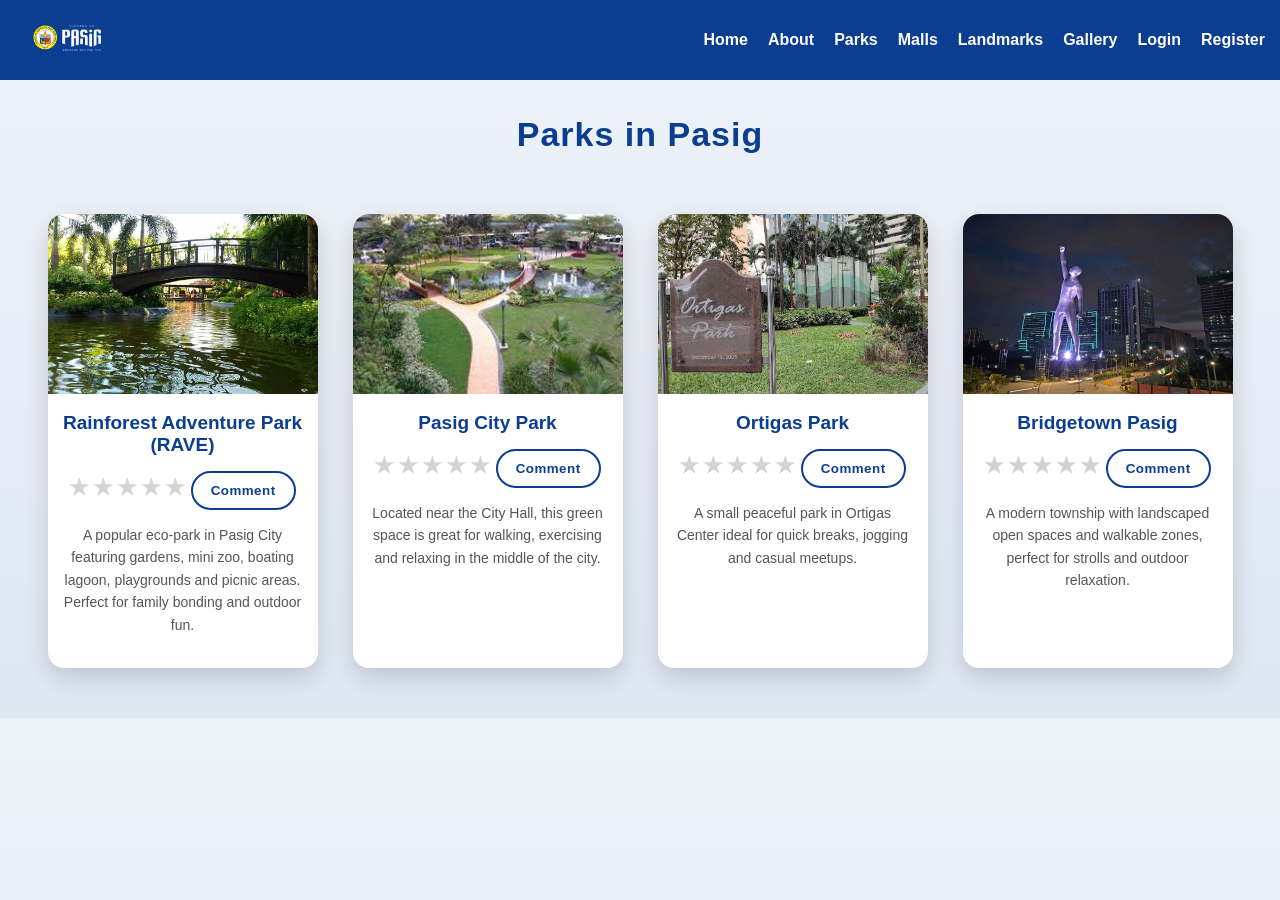
<file: parks.html>
<!DOCTYPE html>
<html lang="en">
<head>
    <meta charset="UTF-8">
    <meta name="viewport" content="width=device-width, initial-scale=1.0">
    <title>Parks in Pasig</title>
    <link rel="stylesheet" href="style.css">

    <style>
        body{
margin:0;
font-family: Arial, sans-serif;
background:linear-gradient(to bottom,#eef3f9,#dfe7f3);
}

/* HEADER */
.header{
text-align:center;
padding:35px 20px 10px;
}

.header h1{
margin:0;
color:#0b3d91;
font-size:34px;
letter-spacing:1px;
}

/* CARD CONTAINER */
.container{
display:flex;
justify-content:center;
gap:35px;
padding:50px 30px;
flex-wrap:wrap;
}

/* CARD DESIGN */
.card{
width:270px;
background:white;
border-radius:16px;
overflow:hidden;
box-shadow:0 10px 25px rgba(0,0,0,0.15);
transition:0.35s ease;
}

.card:hover{
transform:translateY(-10px) scale(1.02);
box-shadow:0 22px 45px rgba(0,0,0,0.25);
}

/* IMAGE */
.card img{
width:100%;
height:180px;
object-fit:cover;
transition:0.5s;
}

.card:hover img{
transform:scale(1.08);
}

/* TEXT */
.card h2{
margin:14px 15px 6px;
color:#0b3d91;
font-size:19px;
}

.card p{
color:#555;
font-size:14px;
line-height:1.6;
padding:0 15px 18px;
}

    </style>
</head>
<body>

    <!-- NAVIGATION BAR -->
<div class="navbar">
    <div>
        <img src="Pasig.png">
    </div>

    <ul>
        <li><a href="index.html">Home</a></li>
        <li><a href="about.html">About</a></li>
        <li><a href="parks.html">Parks</a></li>
        <li><a href="malls.html">Malls</a></li>
        <li><a href="landmarks.html">Landmarks</a></li>
        <li><a href="gallery.html">Gallery</a></li>
        <li><a href="login.html">Login</a></li>
        <li><a href="register.html">Register</a></li>
    </ul>
</div>

    <!-- HEADER -->
    <div class="header">
        <h1>Parks in Pasig</h1>
    </div>

    <!-- CONTENT -->
    <div class="container">

        <div class="card">

    <img src="Rainforest.jpg" alt="RAVE Park">

    <div class="park-info">
        
        <h2>Rainforest Adventure Park (RAVE) <div class="rating-box">
            <div class="star-rating">
                <span>★</span>
                <span>★</span>
                <span>★</span>
                <span>★</span>
                <span>★</span>
            </div>

            <button class="comment-btn">Comment</button>
        </div></h2>
        <p>
            A popular eco-park in Pasig City featuring gardens, mini zoo,
            boating lagoon, playgrounds and picnic areas. Perfect for
            family bonding and outdoor fun.
        </p>

    </div>

</div>

        <div class="card">
    <img src="pasigcitypark.jfif" alt="Pasig City Park">

    <div class="park-info">
        <h2>Pasig City Park <div class="rating-box">
            <div class="star-rating">
                <span>★</span>
                <span>★</span>
                <span>★</span>
                <span>★</span>
                <span>★</span>
            </div>

            <button class="comment-btn">Comment</button>
        </div></h2>
        <p>
            Located near the City Hall, this green space is great for walking,
            exercising and relaxing in the middle of the city.
        </p>
    </div>
</div>
        <div class="card">
    <img src="ortigaspark.webp" alt="Ortigas Park">

    <div class="park-info">
        <h2>Ortigas Park <div class="rating-box">
            <div class="star-rating">
                <span>★</span>
                <span>★</span>
                <span>★</span>
                <span>★</span>
                <span>★</span>
            </div>

            <button class="comment-btn">Comment</button>
        </div></h2>
        <p>
            A small peaceful park in Ortigas Center ideal for quick breaks,
            jogging and casual meetups.
        </p>

    </div>
</div>

        <div class="card">
    <img src="bridgetown.jpg" alt="Bridgetown Pasig">

    <div class="park-info">
        <h2>Bridgetown Pasig <div class="rating-box">
            <div class="star-rating">
                <span>★</span>
                <span>★</span>
                <span>★</span>
                <span>★</span>
                <span>★</span>
            </div>

            <button class="comment-btn">Comment</button>
        </div></h2>
        <p>
            A modern township with landscaped open spaces and walkable zones,
            perfect for strolls and outdoor relaxation.
        </p>

    </div>
</div>
        

    </div>

</body>
</html>
</file>
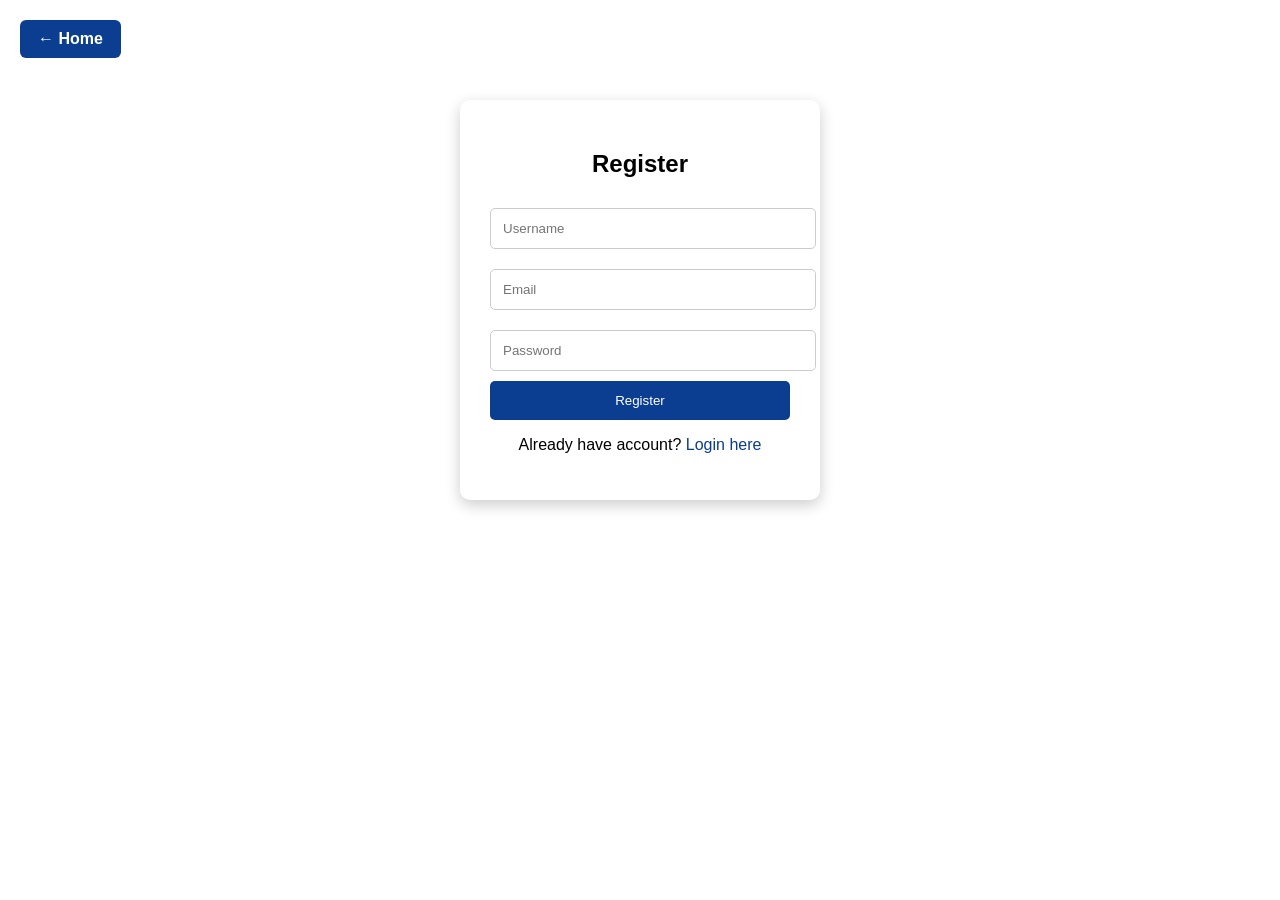
<file: register.html>
<!DOCTYPE html>
<html lang="en">
<head>
<meta charset="UTF-8">
<meta name="viewport" content="width=device-width, initial-scale=1.0">
<title>Register</title>
<link rel="stylesheet" href="style.css">
</head>
<body>

<a href="index.html" class="home-btn">← Home</a>

<div class="form-container">

    <h2>Register</h2>

    <form>
        <input type="text" placeholder="Username" required>
        <input type="email" placeholder="Email" required>
        <input type="password" placeholder="Password" required>

        <button type="submit">Register</button>

        <p>Already have account? <a href="login.html">Login here</a></p>
    </form>

</div>

</body>
</html>
</file>
<file: style.css>
body{
    margin:0;
    font-family: Arial, Helvetica, sans-serif;
}

/* LOGIN AND REGISTER */
.form-container{
    width:300px;
    margin:100px auto;
    padding:30px;
    box-shadow:0 5px 15px rgba(0,0,0,0.2);
    border-radius:10px;
    text-align:center;
}

.form-container input{
    width:100%;
    padding:12px;
    margin:10px 0;
    border:1px solid #ccc;
    border-radius:5px;
}

.form-container button{
    width:100%;
    padding:12px;
    background:#0b3d91;
    color:white;
    border:none;
    border-radius:5px;
    cursor:pointer;
}

.form-container a{
    color:#0b3d91;
    text-decoration:none;
}

.home-btn{
    position:absolute;
    top:20px;
    left:20px;
    background:#0b3d91;
    color:white;
    padding:10px 18px;
    border-radius:6px;
    text-decoration:none;
    font-weight:bold;
}

/* NAVBAR */
.navbar img{
    height:40px;
    width:auto;
}

.navbar{
    background:#0b3d91;
    color:white;
    padding:15px;
    display:flex;
    justify-content:space-between;
    align-items:center;
}

.navbar ul{
    list-style:none;
    display:flex;
    gap:20px;
}

.navbar a{
    color:white;
    text-decoration:none;
    font-weight:bold;
}

/* HERO */
.hero{
    height:90vh;
    background:url('pasig.jpg') center/cover no-repeat;
    display:flex;
    justify-content:center;
    align-items:center;
    text-align:center;
    color:white;
}

.hero h1{
    font-size:60px;
    margin:0;
}

.hero p{
    font-size:25px;
}

/* INTRO */
.intro{
    padding:40px;
    text-align:center;
}

/* GRID */
.grid{
    display:flex;
    justify-content:center;
    gap:30px;
    padding:40px;
}

.card{
    width:250px;
    border-radius:10px;
    overflow:hidden;
    box-shadow:0 4px 10px rgba(0,0,0,0.2);
    text-align:center;
}

.card img{
    width:100%;
    height:180px;
    object-fit:cover;
}

.card a{
    display:block;
    padding:15px;
    background:#0b3d91;
    color:white;
    text-decoration:none;
}

/* CTA */
.cta{
    background:#e3f2fd;
    padding:40px;
    text-align:center;
}

.cta button{
    padding:15px 25px;
    font-size:18px;
    background:#0b3d91;
    color:white;
    border:none;
    border-radius:5px;
    cursor:pointer;
}

.landmarks-hero {
    height: 55vh;
    background: linear-gradient(rgba(0,0,0,0.45), rgba(0,0,0,0.45)),
                url('pasiggg.jpg') center/cover no-repeat;
    display: flex;
    justify-content: center;
    align-items: center;
    text-align: center;
    color: white;
    position: relative;
    overflow: hidden;
  }

.landmarks-hero::after {
    content: '';
    position: absolute;
    bottom: 0; left: 0; right: 0;
    height: 60px;
    background: white;
    clip-path: ellipse(55% 100% at 50% 100%);
  }

.landmarks-hero h1 {
    font-family: 'Playfair Display', serif;
    font-size: 52px;
    margin: 0 0 10px;
    letter-spacing: 2px;
    text-shadow: 0 2px 12px rgba(0,0,0,0.4);
  }

.landmarks-hero p {
    font-family: 'Lato', sans-serif;
    font-size: 18px;
    font-weight: 300;
    letter-spacing: 1px;
    opacity: 0.92;
  }

.section-title {
    text-align: center;
    padding: 50px 20px 10px;
    font-family: 'Playfair Display', serif;
    font-size: 32px;
    color: #0b3d91;
    position: relative;
  }

.section-title::after {
    content: '';
    display: block;
    width: 60px;
    height: 4px;
    background: #0b3d91;
    margin: 12px auto 0;
    border-radius: 2px;
  }

.landmarks-list {
    max-width: 1000px;
    margin: 0 auto;
    padding: 40px 30px 60px;
    display: flex;
    flex-direction: column;
    gap: 70px;
  }

.landmark-entry {
    display: flex;
    align-items: center;
    gap: 50px;
    opacity: 0;
    transform: translateY(40px);
    animation: fadeUp 0.7s ease forwards;
  }

.landmark-entry:nth-child(1) { animation-delay: 0.1s; }
.landmark-entry:nth-child(2) { animation-delay: 0.25s; }
.landmark-entry:nth-child(3) { animation-delay: 0.4s; }
.landmark-entry:nth-child(4) { animation-delay: 0.55s; }

.landmark-entry.reverse {
    flex-direction: row-reverse;
  }

@keyframes fadeUp {
    to { opacity: 1; transform: translateY(0); }
  }

.landmark-img-wrap {
    flex: 0 0 400px;
    position: relative;
  }

.landmark-img-wrap img {
    width: 100%;
    height: 270px;
    object-fit: cover;
    border-radius: 4px;
    display: block;
    box-shadow: 0 10px 35px rgba(11,61,145,0.18);
    transition: transform 0.4s ease, box-shadow 0.4s ease;
  }

.landmark-img-wrap img:hover {
    transform: scale(1.03) translateY(-4px);
    box-shadow: 0 18px 45px rgba(11,61,145,0.28);
  }

.landmark-img-wrap::before {
    content: '';
    position: absolute;
    top: -10px;
    left: -10px;
    width: 80px;
    height: 80px;
    border-top: 4px solid #0b3d91;
    border-left: 4px solid #0b3d91;
    border-radius: 2px;
    pointer-events: none;
  }

.landmark-entry.reverse .landmark-img-wrap::before {
    left: auto;
    right: -10px;
    border-left: none;
    border-right: 4px solid #0b3d91;
  }

.landmark-info {
    flex: 1;
  }

.landmark-info h2 {
    font-family: 'Playfair Display', serif;
    font-size: 26px;
    color: #0b3d91;
    margin: 0 0 14px;
  }

.landmark-info p {
    font-family: 'Lato', sans-serif;
    font-size: 15.5px;
    line-height: 1.8;
    color: #444;
    margin: 0;
  }

.landmark-tag {
    display: inline-block;
    margin-top: 16px;
    padding: 5px 14px;
    background: #e3f2fd;
    color: #0b3d91;
    border-radius: 20px;
    font-family: 'Lato', sans-serif;
    font-size: 12px;
    font-weight: 700;
    letter-spacing: 0.8px;
    text-transform: uppercase;
  }

.landmark-divider {
    max-width: 1000px;
    margin: 0 auto;
    border: none;
    border-top: 1px solid #e3f2fd;
  }

@media (max-width: 768px) {
    .landmark-entry,
    .landmark-entry.reverse {
      flex-direction: column;
      gap: 24px;
    }
.landmark-img-wrap {
      flex: none;
      width: 100%;
    }
.landmarks-hero h1 { 
    font-size: 34px; 

}


}


/* RATINGS AND COMMENTS CSS */


.star-rating {
  display: inline-flex;
  flex-direction: row-reverse; /* makes 5 stars start from left */
  font-size: 22px;
  gap: 4px;
  cursor: pointer;
}

.star-rating span {
  color: lightgray;
  transition: color 0.3s;
}

.star-rating span:hover,
.star-rating span:hover ~ span {
  color: gold;
}

.star-rating.selected span {
  color: gold;
}

.comment-btn{
    margin-top:15px;
    padding:10px 18px;
    background:white;
    color:#0b3d91;
    border:2px solid #0b3d91;
    border-radius:30px;
    font-weight:600;
    letter-spacing:0.5px;
    cursor:pointer;
    transition:all 0.3s ease;
    display:inline-flex;
    align-items:center;
    gap:8px;
}

.comment-btn:hover{
    background:#0b3d91;
    color:white;
    transform:translateY(-2px);
    box-shadow:0 8px 20px rgba(11,61,145,0.25);
}
</file>
<file: about.css>
/* HERO SECTION */
.about-hero {
    position: relative;
    height: 90vh;

    background: url('pasiggg.jpg')
    center/cover no-repeat;

    display: flex;
    align-items: center;
}

/* DARK OVERLAY (like your sample) */
.about-overlay {
    display: none;
}

/* TEXT */
.about-text {
    position: relative;
    color: white;
    padding-left: 60px;
}

.about-text h1 {
    font-size: 80px;
    line-height: 1.1;
    margin: 0;
    font-weight: bold;
}

.about-content {
    padding: 60px 100px;
    background: white;
    color: #333;

    text-align: center; /* CENTER EVERYTHING */
}

.about-content h2 {
    font-size: 36px;
    margin-bottom: 20px;
}

.about-content p {
    font-size: 18px;
    line-height: 1.7;
    margin-bottom: 20px;

    max-width: 800px;   /* keeps text readable */
    margin-left: auto;
    margin-right: auto;
}

@media (max-width: 768px) {

    /* HERO SECTION */
    .about-hero {
        height: 50vh; /* smaller on phones */
    }

    /* TITLE */
    .about-text {
        padding-left: 20px;
    }

    .about-text h1 {
        font-size: 40px; /* smaller title */
    }

    /* CONTENT */
    .about-content {
        padding: 40px 20px;
        text-align: center;
    }

    .about-content h2 {
        font-size: 28px;
    }

    .about-content p {
        font-size: 16px;
    }

}
</file>
<file: gallery.css>
/* ===== RESET SAFE ===== */
.gallery-page * {
    box-sizing: border-box;
    margin: 0;
    padding: 0;
}

/* ===== BODY ===== */
body {
    margin: 0;
    font-family: Arial, sans-serif;
    background: #0b1622;
    color: white;
}

/* ===== MAIN PAGE (UPDATED WITH BACKGROUND) ===== */
.gallery-page {
    height: 100vh;

    display: flex;
    flex-direction: column;
    justify-content: center;
    align-items: center;

    text-align: center;

    /* BACKGROUND IMAGE + DARK OVERLAY */
    background: 
        url("gallery images/pasigriver.jpeg") center/cover no-repeat;

    padding-top: 80px; /* space for navbar/header */
}

.gallery-title {
    margin-bottom: 40px;
    font-size: 48px;
}

/* ===== CARDS ===== */
.gallery-cards {
    display: flex;
    gap: 30px;
    justify-content: center;
}

/* CARD */
.gallery-card {
    width: 250px;
    height: 300px;

    background: rgba(28, 42, 56, 0.5); /* transparent */
    backdrop-filter: blur(6px);        /* glass blur */

    border-radius: 15px;
    border: 1px solid rgba(255,255,255,0.2); /* subtle border */

    display: flex;
    flex-direction: column;
    align-items: center;
    justify-content: center;
    gap: 15px;

    color: white;
    text-decoration: none;

    transition: 0.3s;
}

/* HOVER */
.gallery-card:hover {
    transform: translateY(-10px);
    box-shadow: 0 10px 25px rgba(0,0,0,0.3);
}

/* ICON IMAGE */
.gallery-icon {
    width: 100px;
    height: 100px;
    object-fit: contain;
}

/* TEXT */
.gallery-card span {
    font-size: 24px;
    font-weight: bold;
}

/* HOVER */
.gallery-card:hover {
    transform: translateY(-10px);
    background: #2b3d52;
    box-shadow: 0 10px 25px rgba(0,0,0,0.3);
}

/* ===== HEADER ===== */
.pig-header {
    position: fixed;
    top: 0;
    left: 0;
    width: 100%;

    background: rgba(11,22,34,0.6);
    backdrop-filter: blur(10px);

    display: flex;
    align-items: center;

    padding: 15px 40px;
    z-index: 1000;
}

/* CENTER TITLE */
.pig-header h1 {
    position: absolute;
    left: 50%;
    transform: translateX(-50%);
    margin: 0;
}

.pig-back {
    color: white;
    text-decoration: none;
    font-size: 18px;
}

/* ===== GALLERY SECTION ===== */
.pasig-immersive-gallery {
    margin-top: 70px;
}

/* ===== IMMERSIVE CARDS ===== */
.pig-card {
    position: relative;
    height: 100vh;
    overflow: hidden;

    opacity: 0;
    transform: translateY(60px);
    transition: all 0.9s ease;
}

.pig-card.pig-show {
    opacity: 1;
    transform: translateY(0);
}

/* IMAGE */
.pig-card img {
    width: 100%;
    height: 100%;
    object-fit: cover;
    transition: transform 1s ease;
}

.pig-card:hover img {
    transform: scale(1.08);
}

/* OVERLAY */
.pig-overlay {
    position: absolute;
    inset: 0;
    background: linear-gradient(
        to top,
        rgba(11,22,34,0.9),
        rgba(11,22,34,0.4),
        transparent
    );
}

/* CONTENT */
.pig-content {
    position: absolute;
    bottom: 60px;
    left: 60px;

    max-width: 500px;

    transform: translateY(20px);
    opacity: 0;
    transition: all 0.8s ease;
}

.pig-card.pig-show .pig-content {
    transform: translateY(0);
    opacity: 1;
}

.pig-content h2 {
    font-size: 48px;
    margin: 0;
}

.pig-content p {
    font-size: 18px;
    opacity: 0.85;
    margin-top: 10px;
}

/* ALTERNATE TEXT POSITION */
.pig-card:nth-child(even) .pig-content {
    left: auto;
    right: 60px;
    text-align: right;
}

@media (max-width: 768px) {

    .about-text h1 {
        font-size: 40px;
        padding-left: 20px;
    }

    .about-content {
        padding: 40px 20px;
    }

    .about-content p {
        font-size: 16px;
    }

    .gallery-cards {
        flex-direction: column;
        align-items: center;
    }

    .gallery-card {
        width: 90%;
        height: auto;
        padding: 20px;
    }

    .pig-content {
        left: 20px;
        right: 20px;
        bottom: 30px;
    }

    .pig-content h2 {
        font-size: 28px;
    }

    .pig-content p {
        font-size: 16px;
    }
}

@media (max-width: 768px) {

    .pig-card {
        height: auto;
    }

    .pig-card img {
        height: 300px;
    }

    .gallery-page {
        background-size: cover;
        background-position: top; /* instead of center */
}
}
</file>
